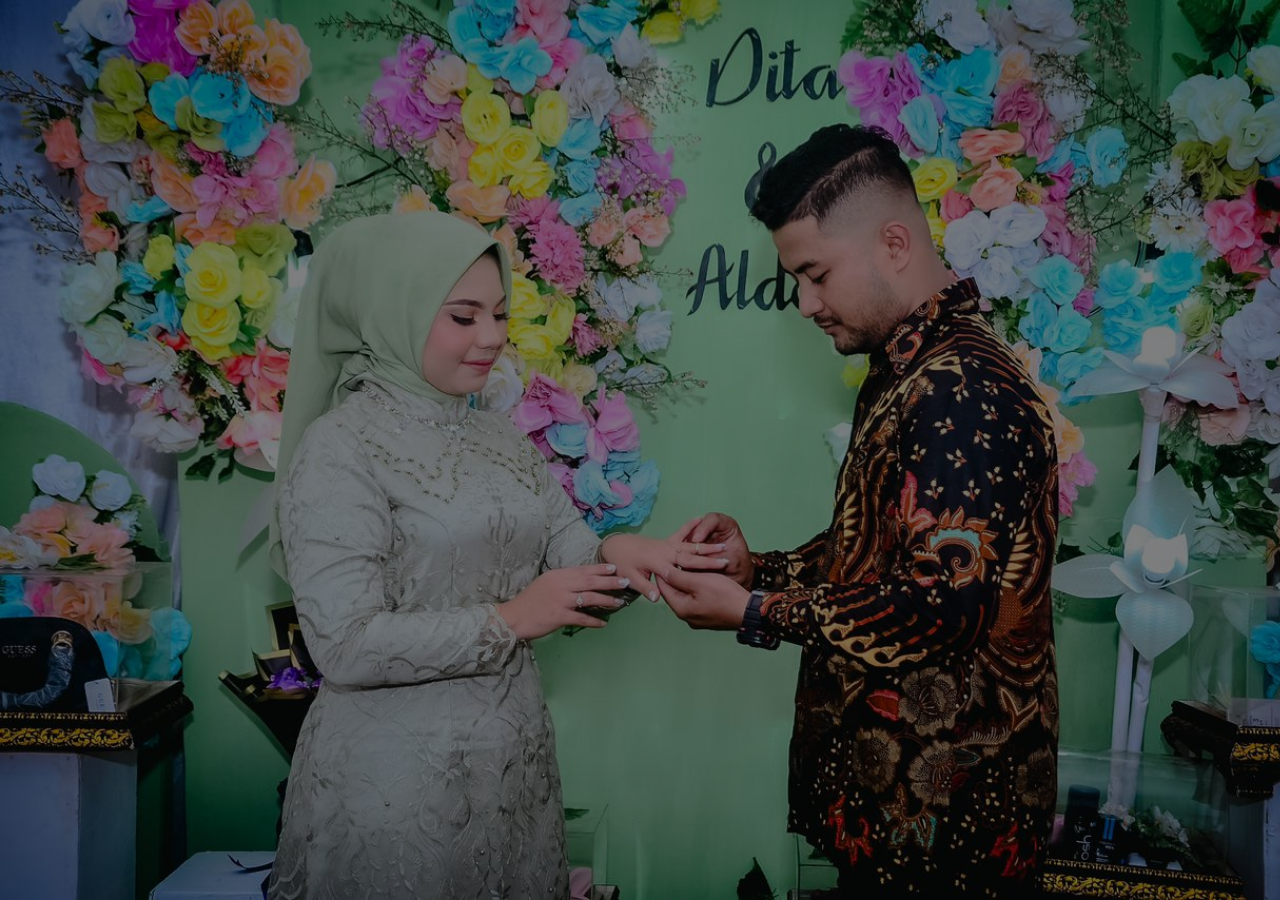
<file: index.html>
<!DOCTYPE html>
<!--[if lt IE 7]>      <html class="no-js lt-ie9 lt-ie8 lt-ie7"> <![endif]-->
<!--[if IE 7]>         <html class="no-js lt-ie9 lt-ie8"> <![endif]-->
<!--[if IE 8]>         <html class="no-js lt-ie9"> <![endif]-->
<!--[if gt IE 8]><!--> <html class="no-js"> <!--<![endif]-->
	<head>
	<meta charset="utf-8">
	<meta http-equiv="X-UA-Compatible" content="IE=edge">
	<title>Wedding &mdash; 100% Free Fully Responsive HTML5 Template by FREEHTML5.co</title>
	<meta name="viewport" content="width=device-width, initial-scale=1">
	<meta name="description" content="Free HTML5 Template by FREEHTML5.CO" />
	<meta name="keywords" content="free html5, free template, free bootstrap, html5, css3, mobile first, responsive" />
	<meta name="author" content="FREEHTML5.CO" />

  <!-- 
	//////////////////////////////////////////////////////

	FREE HTML5 TEMPLATE 
	DESIGNED & DEVELOPED by FREEHTML5.CO
		
	Website: 		http://freehtml5.co/
	Email: 			info@freehtml5.co
	Twitter: 		http://twitter.com/fh5co
	Facebook: 		https://www.facebook.com/fh5co

	//////////////////////////////////////////////////////
	 -->

  	<!-- Facebook and Twitter integration -->
	<meta property="og:title" content=""/>
	<meta property="og:image" content=""/>
	<meta property="og:url" content=""/>
	<meta property="og:site_name" content=""/>
	<meta property="og:description" content=""/>
	<meta name="twitter:title" content="" />
	<meta name="twitter:image" content="" />
	<meta name="twitter:url" content="" />
	<meta name="twitter:card" content="" />

	<link href='https://fonts.googleapis.com/css?family=Work+Sans:400,300,600,400italic,700' rel='stylesheet' type='text/css'>
	<link href="https://fonts.googleapis.com/css?family=Sacramento" rel="stylesheet">
	
	<!-- Animate.css -->
	<link rel="stylesheet" href="css/animate.css">
	<!-- Icomoon Icon Fonts-->
	<link rel="stylesheet" href="css/icomoon.css">
	<!-- Bootstrap  -->
	<link rel="stylesheet" href="css/bootstrap.css">

	<!-- Magnific Popup -->
	<link rel="stylesheet" href="css/magnific-popup.css">

	<!-- Owl Carousel  -->
	<link rel="stylesheet" href="css/owl.carousel.min.css">
	<link rel="stylesheet" href="css/owl.theme.default.min.css">

	<!-- Theme style  -->
	<link rel="stylesheet" href="css/style.css">

	<!-- Modernizr JS -->
	<script src="js/modernizr-2.6.2.min.js"></script>
	<!-- FOR IE9 below -->
	<!--[if lt IE 9]>
	<script src="js/respond.min.js"></script>
	<![endif]-->

	</head>
	<body>
		
	<div class="fh5co-loader"></div>
	
	<div id="page">
	<!-- <nav class="fh5co-nav" role="navigation">
		<div class="container">
			<div class="row">
				<div class="col-xs-2">
					<div id="fh5co-logo"><a href="index.html">Wedding<strong>.</strong></a></div>
				</div>
				<div class="col-xs-10 text-right menu-1">
					<ul>
						<li class="active"><a href="index.html">Home</a></li>
						<li><a href="about.html">Story</a></li>
						<li class="has-dropdown">
							<a href="services.html">Services</a>
							<ul class="dropdown">
								<li><a href="#">Web Design</a></li>
								<li><a href="#">eCommerce</a></li>
								<li><a href="#">Branding</a></li>
								<li><a href="#">API</a></li>
							</ul>
						</li>
						<li class="has-dropdown">
							<a href="gallery.html">Gallery</a>
							<ul class="dropdown">
								<li><a href="#">HTML5</a></li>
								<li><a href="#">CSS3</a></li>
								<li><a href="#">Sass</a></li>
								<li><a href="#">jQuery</a></li>
							</ul>
						</li>
						<li><a href="contact.html">Contact</a></li>
					</ul>
				</div>
			</div>
			
		</div>
	</nav> -->

	<header id="fh5co-header" class="fh5co-cover"  style="background-image:url(images/dita1.jpeg); ; 
  ;
	" data-stellar-background-ratio="0.5">
		<div class="overlay"></div>
		<div class="container">
			<div class="row">
				<div class="col-md-8 col-md-offset-2 text-center">
					<div class="display-t">
						<div class="display-tc animate-box" data-animate-effect="fadeIn">
							<h1>Nelson &amp; Eva</h1>
							<h2>We Are Getting Married</h2>
							<div class="simply-countdown simply-countdown-one"></div>
							<p><a href="index2.html" class="btn btn-default btn-sm">buka undangan</a></p>
						</div>
					</div>
				</div>
			</div>
		</div>
	</header>

	<!-- <div id="fh5co-couple">
		<div class="container">
			<div class="row">
				<div class="col-md-8 col-md-offset-2 text-center fh5co-heading animate-box">
					<h2>Hello!</h2>
					<h3>November 28th, 2016 New York, USA</h3>
					<p>We invited you to celebrate our wedding</p>
				</div>
			</div>
			<div class="couple-wrap animate-box">
				<div class="couple-half">
					<div class="groom">
						<img src="images/groom.jpg" alt="groom" class="img-responsive">
					</div>
					<div class="desc-groom">
						<h3>Joefrey Mahusay</h3>
						<p>Far far away, behind the word mountains, far from the countries Vokalia and Consonantia, there live the blind texts. Separated they live in Bookmarksgrove</p>
					</div>
				</div>
				<p class="heart text-center"><i class="icon-heart2"></i></p>
				<div class="couple-half">
					<div class="bride">
						<img src="images/bride.jpg" alt="groom" class="img-responsive">
					</div>
					<div class="desc-bride">
						<h3>Sheila Mahusay</h3>
						<p>Far far away, behind the word mountains, far from the countries Vokalia and Consonantia, there live the blind texts. Separated they live in Bookmarksgrove</p>
					</div>
				</div>
			</div>
		</div>
	</div> -->

	<!-- <div id="fh5co-event" class="fh5co-bg" style="background-image:url(images/img_bg_3.jpg);">
		<div class="overlay"></div>
		<div class="container">
			<div class="row">
				<div class="col-md-8 col-md-offset-2 text-center fh5co-heading animate-box">
					<span>Our Special Events</span>
					<h2>Wedding Events</h2>
				</div>
			</div>
			<div class="row">
				<div class="display-t">
					<div class="display-tc">
						<div class="col-md-10 col-md-offset-1">
							<div class="col-md-6 col-sm-6 text-center">
								<div class="event-wrap animate-box">
									<h3>Main Ceremony</h3>
									<div class="event-col">
										<i class="icon-clock"></i>
										<span>4:00 PM</span>
										<span>6:00 PM</span>
									</div>
									<div class="event-col">
										<i class="icon-calendar"></i>
										<span>Monday 28</span>
										<span>November, 2016</span>
									</div>
									<p>Far far away, behind the word mountains, far from the countries Vokalia and Consonantia, there live the blind texts. Separated they live in Bookmarksgrove right at the coast of the Semantics, a large language ocean.</p>
								</div>
							</div>
							<div class="col-md-6 col-sm-6 text-center">
								<div class="event-wrap animate-box">
									<h3>Wedding Party</h3>
									<div class="event-col">
										<i class="icon-clock"></i>
										<span>7:00 PM</span>
										<span>12:00 AM</span>
									</div>
									<div class="event-col">
										<i class="icon-calendar"></i>
										<span>Monday 28</span>
										<span>November, 2016</span>
									</div>
									<p>Far far away, behind the word mountains, far from the countries Vokalia and Consonantia, there live the blind texts. Separated they live in Bookmarksgrove right at the coast of the Semantics, a large language ocean.</p>
								</div>
							</div>
						</div>
					</div>
				</div>
			</div>
		</div>
	</div> -->

	<!-- <div id="fh5co-couple-story">
		<div class="container">
			<div class="row">
				<div class="col-md-8 col-md-offset-2 text-center fh5co-heading animate-box">
					<span>We Love Each Other</span>
					<h2>Our Story</h2>
					<p>Far far away, behind the word mountains, far from the countries Vokalia and Consonantia, there live the blind texts.</p>
				</div>
			</div>
			<div class="row">
				<div class="col-md-12 col-md-offset-0">
					<ul class="timeline animate-box">
						<li class="animate-box">
							<div class="timeline-badge" style="background-image:url(images/couple-1.jpg);"></div>
							<div class="timeline-panel">
								<div class="timeline-heading">
									<h3 class="timeline-title">First We Meet</h3>
									<span class="date">December 25, 2015</span>
								</div>
								<div class="timeline-body">
									<p>Far far away, behind the word mountains, far from the countries Vokalia and Consonantia, there live the blind texts. Separated they live in Bookmarksgrove right at the coast of the Semantics, a large language ocean.</p>
								</div>
							</div>
						</li>
						<li class="timeline-inverted animate-box">
							<div class="timeline-badge" style="background-image:url(images/couple-2.jpg);"></div>
							<div class="timeline-panel">
								<div class="timeline-heading">
									<h3 class="timeline-title">First Date</h3>
									<span class="date">December 28, 2015</span>
								</div>
								<div class="timeline-body">
									<p>Far far away, behind the word mountains, far from the countries Vokalia and Consonantia, there live the blind texts. Separated they live in Bookmarksgrove right at the coast of the Semantics, a large language ocean.</p>
								</div>
							</div>
						</li>
						<li class="animate-box">
							<div class="timeline-badge" style="background-image:url(images/couple-3.jpg);"></div>
							<div class="timeline-panel">
								<div class="timeline-heading">
									<h3 class="timeline-title">In A Relationship</h3>
									<span class="date">January 1, 2016</span>
								</div>
								<div class="timeline-body">
									<p>Far far away, behind the word mountains, far from the countries Vokalia and Consonantia, there live the blind texts. Separated they live in Bookmarksgrove right at the coast of the Semantics, a large language ocean.</p>
								</div>
							</div>
						</li>
			    	</ul>
				</div>
			</div>
		</div>
	</div> -->

	<!-- <div id="fh5co-gallery" class="fh5co-section-gray">
		<div class="container">
			<div class="row">
				<div class="col-md-8 col-md-offset-2 text-center fh5co-heading animate-box">
					<span>Our Memories</span>
					<h2>Wedding Gallery</h2>
					<p>Far far away, behind the word mountains, far from the countries Vokalia and Consonantia, there live the blind texts.</p>
				</div>
			</div>
			<div class="row row-bottom-padded-md">
				<div class="col-md-12">
					<ul id="fh5co-gallery-list">
						
						<li class="one-third animate-box" data-animate-effect="fadeIn" style="background-image: url(images/gallery-1.jpg); "> 
						<a href="images/gallery-1.jpg">
							<div class="case-studies-summary">
								<span>14 Photos</span>
								<h2>Two Glas of Juice</h2>
							</div>
						</a>
					</li>
					<li class="one-third animate-box" data-animate-effect="fadeIn" style="background-image: url(images/gallery-2.jpg); ">
						<a href="#" class="color-2">
							<div class="case-studies-summary">
								<span>30 Photos</span>
								<h2>Timer starts now!</h2>
							</div>
						</a>
					</li> -->


					<!-- <li class="one-third animate-box" data-animate-effect="fadeIn" style="background-image: url(images/gallery-3.jpg); ">
						<a href="#" class="color-3">
							<div class="case-studies-summary">
								<span>90 Photos</span>
								<h2>Beautiful sunset</h2>
							</div>
						</a>
					</li>
					<li class="one-third animate-box" data-animate-effect="fadeIn" style="background-image: url(images/gallery-4.jpg); ">
						<a href="#" class="color-4">
							<div class="case-studies-summary">
								<span>12 Photos</span>
								<h2>Company's Conference Room</h2>
							</div>
						</a>
					</li> -->

						<!-- <li class="one-third animate-box" data-animate-effect="fadeIn" style="background-image: url(images/gallery-5.jpg); ">
							<a href="#" class="color-3">
								<div class="case-studies-summary">
									<span>50 Photos</span>
									<h2>Useful baskets</h2>
								</div>
							</a>
						</li>
						<li class="one-third animate-box" data-animate-effect="fadeIn" style="background-image: url(images/gallery-6.jpg); ">
							<a href="#" class="color-4">
								<div class="case-studies-summary">
									<span>45 Photos</span>
									<h2>Skater man in the road</h2>
								</div>
							</a>
						</li> -->

						<!-- <li class="one-third animate-box" data-animate-effect="fadeIn" style="background-image: url(images/gallery-7.jpg); ">
							<a href="#" class="color-4">
								<div class="case-studies-summary">
									<span>35 Photos</span>
									<h2>Two Glas of Juice</h2>
								</div>
							</a>
						</li> -->

						<!-- <li class="one-third animate-box" data-animate-effect="fadeIn" style="background-image: url(images/gallery-8.jpg); "> 
							<a href="#" class="color-5">
								<div class="case-studies-summary">
									<span>90 Photos</span>
									<h2>Timer starts now!</h2>
								</div>
							</a>
						</li>
						<li class="one-third animate-box" data-animate-effect="fadeIn" style="background-image: url(images/gallery-9.jpg); ">
							<a href="#" class="color-6">
								<div class="case-studies-summary">
									<span>56 Photos</span>
									<h2>Beautiful sunset</h2>
								</div>
							</a>
						</li>
					</ul>		
				</div>
			</div>
		</div>
	</div> -->

	<!-- <div id="fh5co-counter" class="fh5co-bg fh5co-counter" style="background-image:url(images/img_bg_5.jpg);">
		<div class="overlay"></div>
		<div class="container">
			<div class="row">
				<div class="display-t">
					<div class="display-tc">
						<div class="col-md-3 col-sm-6 animate-box">
							<div class="feature-center">
								<span class="icon">
									<i class="icon-users"></i>
								</span>

								<span class="counter js-counter" data-from="0" data-to="500" data-speed="5000" data-refresh-interval="50">1</span>
								<span class="counter-label">Estimated Guest</span>

							</div>
						</div>
						<div class="col-md-3 col-sm-6 animate-box">
							<div class="feature-center">
								<span class="icon">
									<i class="icon-user"></i>
								</span>

								<span class="counter js-counter" data-from="0" data-to="1000" data-speed="5000" data-refresh-interval="50">1</span>
								<span class="counter-label">We Catter</span>
							</div>
						</div>
						<div class="col-md-3 col-sm-6 animate-box">
							<div class="feature-center">
								<span class="icon">
									<i class="icon-calendar"></i>
								</span>
								<span class="counter js-counter" data-from="0" data-to="402" data-speed="5000" data-refresh-interval="50">1</span>
								<span class="counter-label">Events Done</span>
							</div>
						</div>
						<div class="col-md-3 col-sm-6 animate-box">
							<div class="feature-center">
								<span class="icon">
									<i class="icon-clock"></i>
								</span>

								<span class="counter js-counter" data-from="0" data-to="2345" data-speed="5000" data-refresh-interval="50">1</span>
								<span class="counter-label">Hours Spent</span>

							</div>
						</div>
					</div>
				</div>
			</div>
		</div>
	</div> -->

	<!-- <div id="fh5co-testimonial">
		<div class="container">
			<div class="row">
				<div class="row animate-box">
					<div class="col-md-8 col-md-offset-2 text-center fh5co-heading">
						<span>Best Wishes</span>
						<h2>Friends Wishes</h2>
					</div>
				</div>
				<div class="row">
					<div class="col-md-12 animate-box">
						<div class="wrap-testimony">
							<div class="owl-carousel-fullwidth">
								<div class="item">
									<div class="testimony-slide active text-center">
										<figure>
											<img src="images/couple-1.jpg" alt="user">
										</figure>
										<span>John Doe, via <a href="#" class="twitter">Twitter</a></span>
										<blockquote>
											<p>"Far far away, behind the word mountains, far from the countries Vokalia and Consonantia, there live the blind texts. Separated they live in Bookmarksgrove right at the coast of the Semantics"</p>
										</blockquote>
									</div>
								</div>
								<div class="item">
									<div class="testimony-slide active text-center">
										<figure>
											<img src="images/couple-2.jpg" alt="user">
										</figure>
										<span>John Doe, via <a href="#" class="twitter">Twitter</a></span>
										<blockquote>
											<p>"Far far away, behind the word mountains, far from the countries Vokalia and Consonantia, at the coast of the Semantics, a large language ocean."</p>
										</blockquote>
									</div>
								</div>
								<div class="item">
									<div class="testimony-slide active text-center">
										<figure>
											<img src="images/couple-3.jpg" alt="user">
										</figure>
										<span>John Doe, via <a href="#" class="twitter">Twitter</a></span>
										<blockquote>
											<p>"Far far away, far from the countries Vokalia and Consonantia, there live the blind texts. Separated they live in Bookmarksgrove right at the coast of the Semantics, a large language ocean."</p>
										</blockquote>
									</div>
								</div>
							</div>
						</div>
					</div>
				</div>
			</div>
		</div>
	</div> -->

	<!-- <div id="fh5co-services" class="fh5co-section-gray">
		<div class="container">
			
			<div class="row animate-box">
				<div class="col-md-8 col-md-offset-2 text-center fh5co-heading">
					<h2>We Offer Services</h2>
					<p>Dignissimos asperiores vitae velit veniam totam fuga molestias accusamus alias autem provident. Odit ab aliquam dolor eius.</p>
				</div>
			</div>

			<div class="row">
				<div class="col-md-6">
					<div class="feature-left animate-box" data-animate-effect="fadeInLeft">
						<span class="icon">
							<i class="icon-calendar"></i>
						</span>
						<div class="feature-copy">
							<h3>We Organized Events</h3>
							<p>Facilis ipsum reprehenderit nemo molestias. Aut cum mollitia reprehenderit. Eos cumque dicta adipisci architecto culpa amet.</p>
						</div>
					</div>

					<div class="feature-left animate-box" data-animate-effect="fadeInLeft">
						<span class="icon">
							<i class="icon-image"></i>
						</span>
						<div class="feature-copy">
							<h3>Photoshoot</h3>
							<p>Facilis ipsum reprehenderit nemo molestias. Aut cum mollitia reprehenderit. Eos cumque dicta adipisci architecto culpa amet.</p>
						</div>
					</div>

					<div class="feature-left animate-box" data-animate-effect="fadeInLeft">
						<span class="icon">
							<i class="icon-video"></i>
						</span>
						<div class="feature-copy">
							<h3>Video Editing</h3>
							<p>Facilis ipsum reprehenderit nemo molestias. Aut cum mollitia reprehenderit. Eos cumque dicta adipisci architecto culpa amet.</p>
						</div>
					</div>

				</div>

				<div class="col-md-6 animate-box">
					<div class="fh5co-video fh5co-bg" style="background-image: url(images/img_bg_3.jpg); ">
						<a href="https://vimeo.com/channels/staffpicks/93951774" class="popup-vimeo"><i class="icon-video2"></i></a>
						<div class="overlay"></div>
					</div>
				</div>
			</div>

			
		</div>
	</div> -->


	<!-- <div id="fh5co-started" class="fh5co-bg" style="background-image:url(images/img_bg_4.jpg);">
		<div class="overlay"></div>
		<div class="container">
			<div class="row animate-box">
				<div class="col-md-8 col-md-offset-2 text-center fh5co-heading">
					<h2>Are You Attending?</h2>
					<p>Please Fill-up the form to notify you that you're attending. Thanks.</p>
				</div>
			</div>
			<div class="row animate-box">
				<div class="col-md-10 col-md-offset-1">
					<form class="form-inline">
						<div class="col-md-4 col-sm-4">
							<div class="form-group">
								<label for="name" class="sr-only">Name</label>
								<input type="name" class="form-control" id="name" placeholder="Name">
							</div>
						</div>
						<div class="col-md-4 col-sm-4">
							<div class="form-group">
								<label for="email" class="sr-only">Email</label>
								<input type="email" class="form-control" id="email" placeholder="Email">
							</div>
						</div>
						<div class="col-md-4 col-sm-4">
							<button type="submit" class="btn btn-default btn-block">I am Attending</button>
						</div>
					</form>
				</div>
			</div>
		</div>
	</div> -->

	<!-- <footer id="fh5co-footer" role="contentinfo">
		<div class="container">

			<div class="row copyright">
				<div class="col-md-12 text-center">
					<p>
						<small class="block">&copy; 2016 Free HTML5. All Rights Reserved.</small> 
						<small class="block">Designed by <a href="http://freehtml5.co/" target="_blank">FREEHTML5.co</a> Demo Images: <a href="http://unsplash.co/" target="_blank">Unsplash</a></small>
					</p>
					<p>
						<ul class="fh5co-social-icons">
							<li><a href="#"><i class="icon-twitter"></i></a></li>
							<li><a href="#"><i class="icon-facebook"></i></a></li>
							<li><a href="#"><i class="icon-linkedin"></i></a></li>
							<li><a href="#"><i class="icon-dribbble"></i></a></li>
						</ul>
					</p>
				</div>
			</div>

		</div>
	</footer>
	</div> -->

	<!-- <div class="gototop js-top">
		<a href="#" class="js-gotop"><i class="icon-arrow-up"></i></a>
	</div>
	 -->
	<!-- jQuery -->
	<script src="js/jquery.min.js"></script>
	<!-- jQuery Easing -->
	<script src="js/jquery.easing.1.3.js"></script>
	<!-- Bootstrap -->
	<script src="js/bootstrap.min.js"></script>
	<!-- Waypoints -->
	<script src="js/jquery.waypoints.min.js"></script>
	<!-- Carousel -->
	<script src="js/owl.carousel.min.js"></script>
	<!-- countTo -->
	<script src="js/jquery.countTo.js"></script>

	<!-- Stellar -->
	<script src="js/jquery.stellar.min.js"></script>
	<!-- Magnific Popup -->
	<script src="js/jquery.magnific-popup.min.js"></script>
	<script src="js/magnific-popup-options.js"></script>

	<!-- // <script src="https://cdnjs.cloudflare.com/ajax/libs/prism/0.0.1/prism.min.js"></script> -->
	<script src="js/simplyCountdown.js"></script>
	<!-- Main -->
	<script src="js/main.js"></script>

	<script>
    var d = new Date(new Date().getTime() + 110 * 120 * 120 * 2000);

    // default example
    simplyCountdown('.simply-countdown-one', {
        year: d.getFullYear(),
        month: d.getMonth() + 1,
        day: d.getDate()
    });

    //jQuery example
    $('#simply-countdown-losange').simplyCountdown({
        year: d.getFullYear(),
        month: d.getMonth() + 1,
        day: d.getDate(),
        enableUtc: false
    });
</script>

	</body>
</html>
</file>
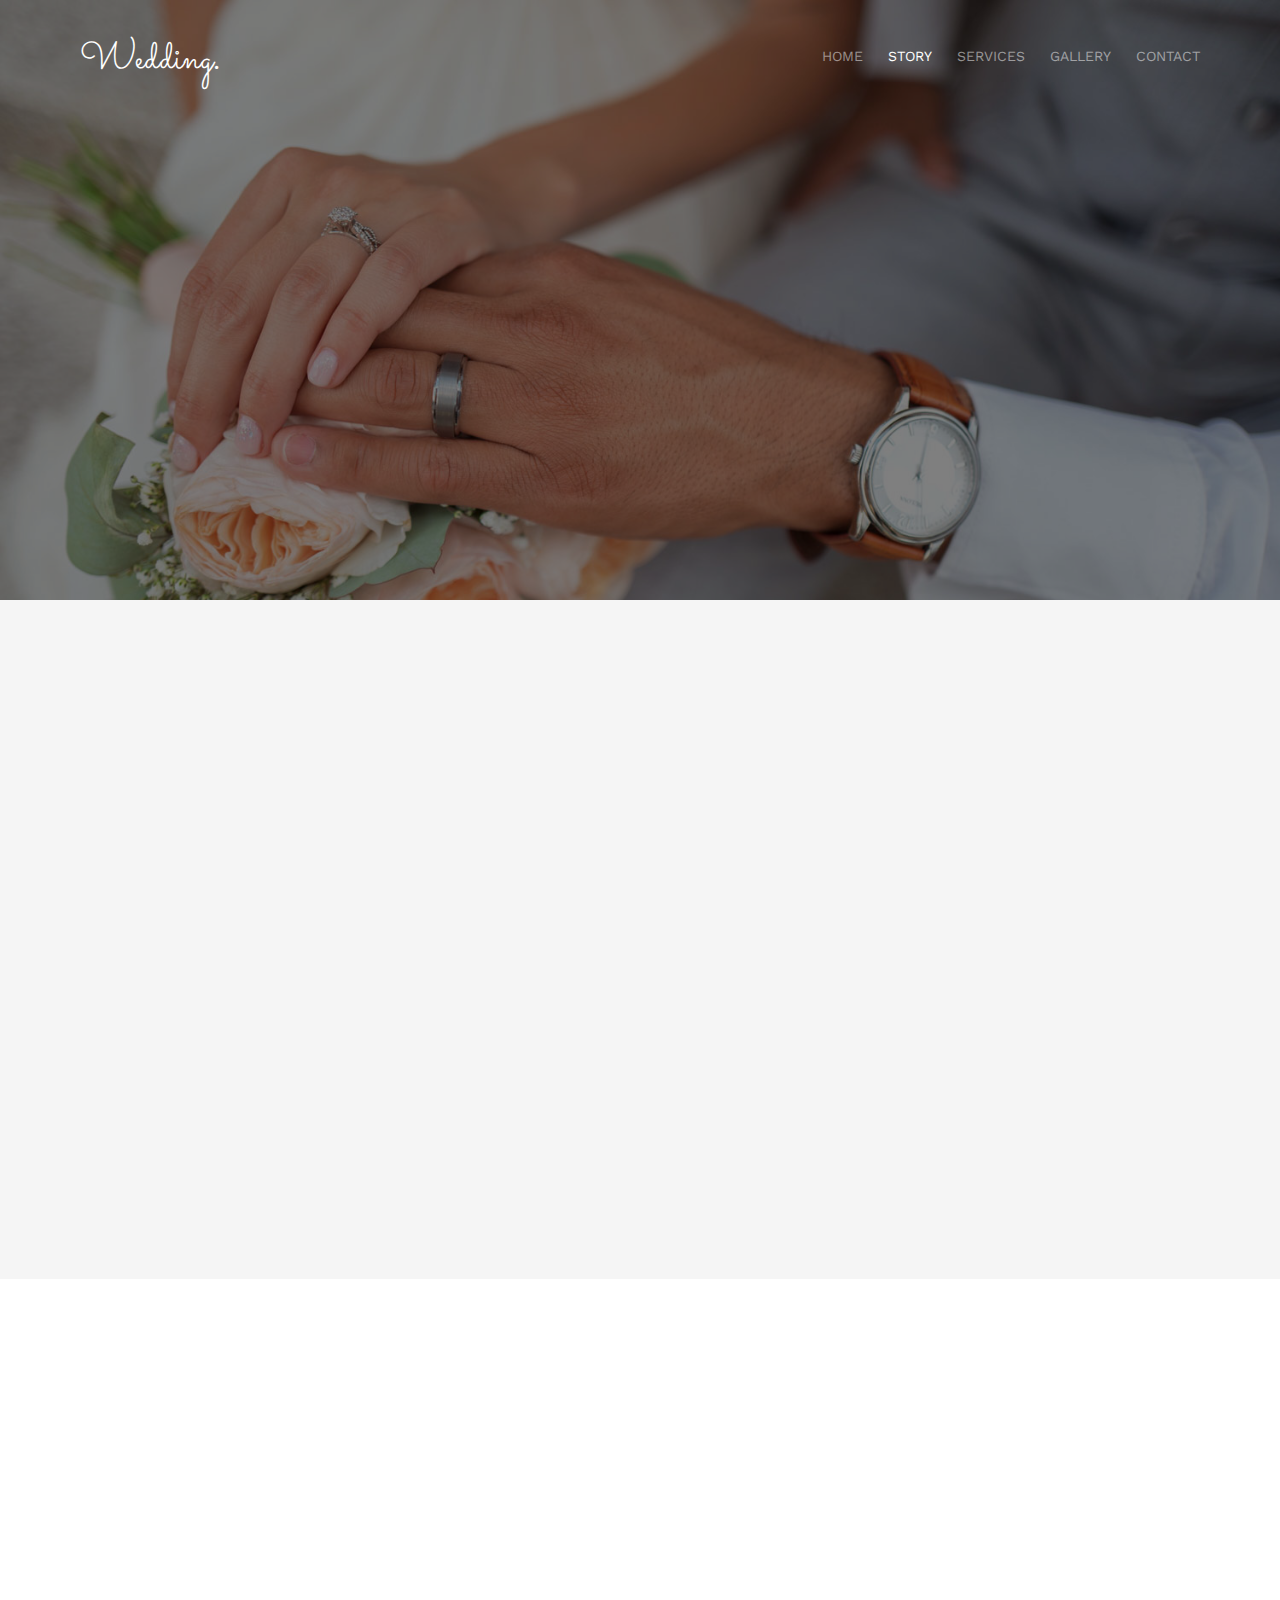
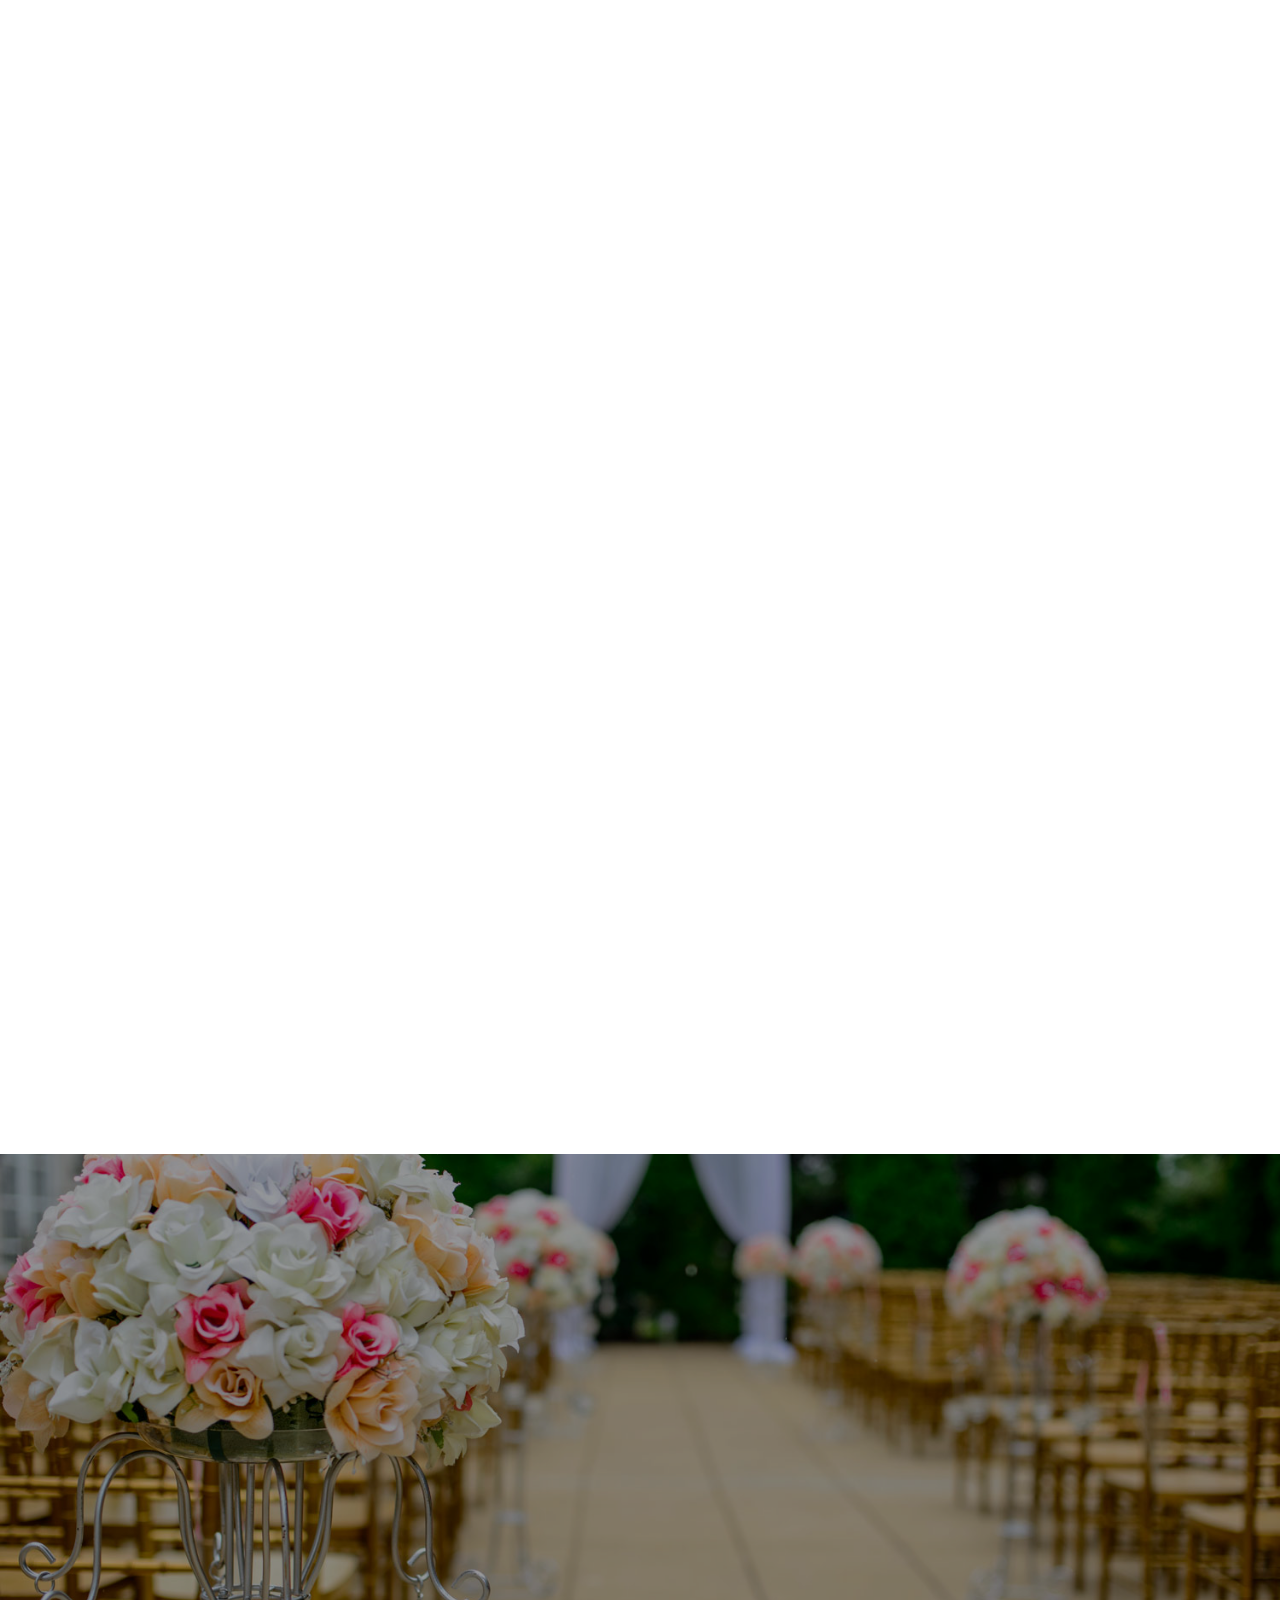
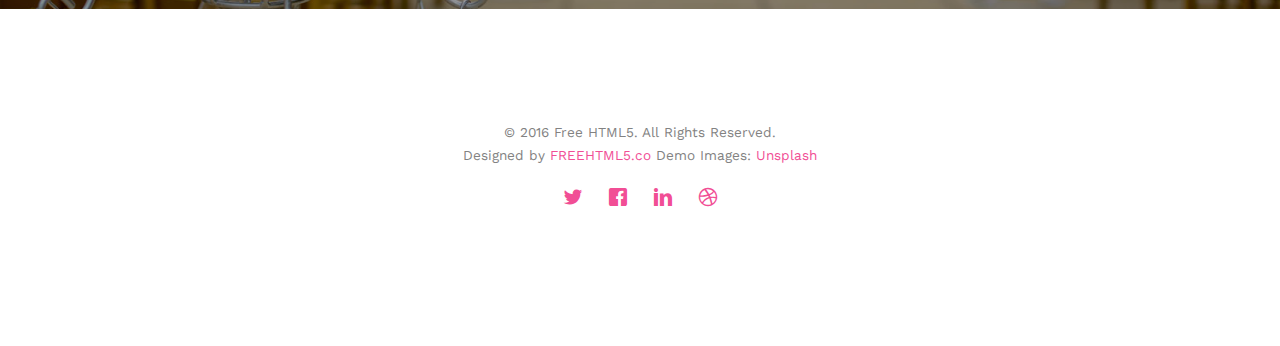
<file: about.html>
<!DOCTYPE html>
<!--[if lt IE 7]>      <html class="no-js lt-ie9 lt-ie8 lt-ie7"> <![endif]-->
<!--[if IE 7]>         <html class="no-js lt-ie9 lt-ie8"> <![endif]-->
<!--[if IE 8]>         <html class="no-js lt-ie9"> <![endif]-->
<!--[if gt IE 8]><!--> <html class="no-js"> <!--<![endif]-->
	<head>
	<meta charset="utf-8">
	<meta http-equiv="X-UA-Compatible" content="IE=edge">
	<title>Wedding &mdash; 100% Free Fully Responsive HTML5 Template by FREEHTML5.co</title>
	<meta name="viewport" content="width=device-width, initial-scale=1">
	<meta name="description" content="Free HTML5 Template by FREEHTML5.CO" />
	<meta name="keywords" content="free html5, free template, free bootstrap, html5, css3, mobile first, responsive" />
	<meta name="author" content="FREEHTML5.CO" />

  <!-- 
	//////////////////////////////////////////////////////

	FREE HTML5 TEMPLATE 
	DESIGNED & DEVELOPED by FREEHTML5.CO
		
	Website: 		http://freehtml5.co/
	Email: 			info@freehtml5.co
	Twitter: 		http://twitter.com/fh5co
	Facebook: 		https://www.facebook.com/fh5co

	//////////////////////////////////////////////////////
	 -->

  	<!-- Facebook and Twitter integration -->
	<meta property="og:title" content=""/>
	<meta property="og:image" content=""/>
	<meta property="og:url" content=""/>
	<meta property="og:site_name" content=""/>
	<meta property="og:description" content=""/>
	<meta name="twitter:title" content="" />
	<meta name="twitter:image" content="" />
	<meta name="twitter:url" content="" />
	<meta name="twitter:card" content="" />

	<link href='https://fonts.googleapis.com/css?family=Work+Sans:400,300,600,400italic,700' rel='stylesheet' type='text/css'>
	<link href="https://fonts.googleapis.com/css?family=Sacramento" rel="stylesheet">
	
	<!-- Animate.css -->
	<link rel="stylesheet" href="css/animate.css">
	<!-- Icomoon Icon Fonts-->
	<link rel="stylesheet" href="css/icomoon.css">
	<!-- Bootstrap  -->
	<link rel="stylesheet" href="css/bootstrap.css">

	<!-- Magnific Popup -->
	<link rel="stylesheet" href="css/magnific-popup.css">

	<!-- Owl Carousel  -->
	<link rel="stylesheet" href="css/owl.carousel.min.css">
	<link rel="stylesheet" href="css/owl.theme.default.min.css">

	<!-- Theme style  -->
	<link rel="stylesheet" href="css/style.css">

	<!-- Modernizr JS -->
	<script src="js/modernizr-2.6.2.min.js"></script>
	<!-- FOR IE9 below -->
	<!--[if lt IE 9]>
	<script src="js/respond.min.js"></script>
	<![endif]-->

	</head>
	<body>
		
	<div class="fh5co-loader"></div>
	
	<div id="page">
	<nav class="fh5co-nav" role="navigation">
		<div class="container">
			<div class="row">
				<div class="col-xs-2">
					<div id="fh5co-logo"><a href="index.html">Wedding<strong>.</strong></a></div>
				</div>
				<div class="col-xs-10 text-right menu-1">
					<ul>
						<li><a href="index.html">Home</a></li>
						<li class="active"><a href="about.html">Story</a></li>
						<li class="has-dropdown">
							<a href="services.html">Services</a>
							<ul class="dropdown">
								<li><a href="#">Web Design</a></li>
								<li><a href="#">eCommerce</a></li>
								<li><a href="#">Branding</a></li>
								<li><a href="#">API</a></li>
							</ul>
						</li>
						<li class="has-dropdown">
							<a href="gallery.html">Gallery</a>
							<ul class="dropdown">
								<li><a href="#">HTML5</a></li>
								<li><a href="#">CSS3</a></li>
								<li><a href="#">Sass</a></li>
								<li><a href="#">jQuery</a></li>
							</ul>
						</li>
						<li><a href="contact.html">Contact</a></li>
					</ul>
				</div>
			</div>
			
		</div>
	</nav>

	<header id="fh5co-header" class="fh5co-cover fh5co-cover-sm" role="banner" style="background-image:url(images/img_bg_1.jpg);">
		<div class="overlay"></div>
		<div class="fh5co-container">
			<div class="row">
				<div class="col-md-8 col-md-offset-2 text-center">
					<div class="display-t">
						<div class="display-tc animate-box" data-animate-effect="fadeIn">
							<h1>Couple Story</h1>
							<h2>Free HTML5 templates Made by <a href="http://freehtml5.co" target="_blank">FreeHTML5.co</a></h2>
						</div>
					</div>
				</div>
			</div>
		</div>
	</header>

	<div id="fh5co-couple" class="fh5co-section-gray">
		<div class="container">
			<div class="row">
				<div class="col-md-8 col-md-offset-2 text-center fh5co-heading animate-box">
					<h2>Hello!</h2>
					<h3>November 28th, 2016 New York, USA</h3>
					<p>We invited you to celebrate our wedding</p>
				</div>
			</div>
			<div class="couple-wrap animate-box">
				<div class="couple-half">
					<div class="groom">
						<img src="images/groom.jpg" alt="groom" class="img-responsive">
					</div>
					<div class="desc-groom">
						<h3>Joefrey Mahusay</h3>
						<p>Far far away, behind the word mountains, far from the countries Vokalia and Consonantia, there live the blind texts. Separated they live in Bookmarksgrove</p>
					</div>
				</div>
				<p class="heart text-center"><i class="icon-heart2"></i></p>
				<div class="couple-half">
					<div class="bride">
						<img src="images/bride.jpg" alt="groom" class="img-responsive">
					</div>
					<div class="desc-bride">
						<h3>Sheila Mahusay</h3>
						<p>Far far away, behind the word mountains, far from the countries Vokalia and Consonantia, there live the blind texts. Separated they live in Bookmarksgrove</p>
					</div>
				</div>
			</div>
		</div>
	</div>

	<div id="fh5co-couple-story">
		<div class="container">
			<div class="row">
				<div class="col-md-8 col-md-offset-2 text-center fh5co-heading animate-box">
					<span>We Love Each Other</span>
					<h2>Our Story</h2>
					<p>Far far away, behind the word mountains, far from the countries Vokalia and Consonantia, there live the blind texts.</p>
				</div>
			</div>
			<div class="row">
				<div class="col-md-12 col-md-offset-0">
					<ul class="timeline animate-box">
						<li class="animate-box">
							<div class="timeline-badge" style="background-image:url(images/couple-1.jpg);"></div>
							<div class="timeline-panel">
								<div class="timeline-heading">
									<h3 class="timeline-title">First We Meet</h3>
									<span class="date">December 25, 2015</span>
								</div>
								<div class="timeline-body">
									<p>Far far away, behind the word mountains, far from the countries Vokalia and Consonantia, there live the blind texts. Separated they live in Bookmarksgrove right at the coast of the Semantics, a large language ocean.</p>
								</div>
							</div>
						</li>
						<li class="timeline-inverted animate-box">
							<div class="timeline-badge" style="background-image:url(images/couple-2.jpg);"></div>
							<div class="timeline-panel">
								<div class="timeline-heading">
									<h3 class="timeline-title">First Date</h3>
									<span class="date">December 28, 2015</span>
								</div>
								<div class="timeline-body">
									<p>Far far away, behind the word mountains, far from the countries Vokalia and Consonantia, there live the blind texts. Separated they live in Bookmarksgrove right at the coast of the Semantics, a large language ocean.</p>
								</div>
							</div>
						</li>
						<li class="animate-box">
							<div class="timeline-badge" style="background-image:url(images/couple-3.jpg);"></div>
							<div class="timeline-panel">
								<div class="timeline-heading">
									<h3 class="timeline-title">In A Relationship</h3>
									<span class="date">January 1, 2016</span>
								</div>
								<div class="timeline-body">
									<p>Far far away, behind the word mountains, far from the countries Vokalia and Consonantia, there live the blind texts. Separated they live in Bookmarksgrove right at the coast of the Semantics, a large language ocean.</p>
								</div>
							</div>
						</li>
			    	</ul>
				</div>
			</div>
		</div>
	</div>

	<div id="fh5co-started" class="fh5co-bg" style="background-image:url(images/img_bg_4.jpg);">
		<div class="overlay"></div>
		<div class="container">
			<div class="row animate-box">
				<div class="col-md-8 col-md-offset-2 text-center fh5co-heading">
					<h2>Are You Attending?</h2>
					<p>Please Fill-up the form to notify you that you're attending. Thanks.</p>
				</div>
			</div>
			<div class="row animate-box">
				<div class="col-md-10 col-md-offset-1">
					<form class="form-inline">
						<div class="col-md-4 col-sm-4">
							<div class="form-group">
								<label for="name" class="sr-only">Name</label>
								<input type="name" class="form-control" id="name" placeholder="Name">
							</div>
						</div>
						<div class="col-md-4 col-sm-4">
							<div class="form-group">
								<label for="email" class="sr-only">Email</label>
								<input type="email" class="form-control" id="email" placeholder="Email">
							</div>
						</div>
						<div class="col-md-4 col-sm-4">
							<button type="submit" class="btn btn-default btn-block">I am Attending</button>
						</div>
					</form>
				</div>
			</div>
		</div>
	</div>

	<footer id="fh5co-footer" role="contentinfo">
		<div class="container">
			<!-- <div class="row row-pb-md">
				<div class="col-md-4 fh5co-widget">
					<h3>The Company</h3>
					<p>Facilis ipsum reprehenderit nemo molestias. Aut cum mollitia reprehenderit. Eos cumque dicta adipisci architecto culpa amet.</p>
					<p><a href="#">Learn More</a></p>
				</div>
				<div class="col-md-2 col-sm-4 col-xs-6 col-md-push-1">
					<ul class="fh5co-footer-links">
						<li><a href="#">About</a></li>
						<li><a href="#">Help</a></li>
						<li><a href="#">Contact</a></li>
						<li><a href="#">Terms</a></li>
						<li><a href="#">Meetups</a></li>
					</ul>
				</div>

				<div class="col-md-2 col-sm-4 col-xs-6 col-md-push-1">
					<ul class="fh5co-footer-links">
						<li><a href="#">Shop</a></li>
						<li><a href="#">Privacy</a></li>
						<li><a href="#">Testimonials</a></li>
						<li><a href="#">Handbook</a></li>
						<li><a href="#">Held Desk</a></li>
					</ul>
				</div>

				<div class="col-md-2 col-sm-4 col-xs-6 col-md-push-1">
					<ul class="fh5co-footer-links">
						<li><a href="#">Find Designers</a></li>
						<li><a href="#">Find Deelopers</a></li>
						<li><a href="#">Teams</a></li>
						<li><a href="#">Advertise</a></li>
						<li><a href="#">API</a></li>
					</ul>
				</div>
			</div> -->

			<div class="row copyright">
				<div class="col-md-12 text-center">
					<p>
						<small class="block">&copy; 2016 Free HTML5. All Rights Reserved.</small> 
						<small class="block">Designed by <a href="http://freehtml5.co/" target="_blank">FREEHTML5.co</a> Demo Images: <a href="http://unsplash.co/" target="_blank">Unsplash</a></small>
					</p>
					<p>
						<ul class="fh5co-social-icons">
							<li><a href="#"><i class="icon-twitter"></i></a></li>
							<li><a href="#"><i class="icon-facebook"></i></a></li>
							<li><a href="#"><i class="icon-linkedin"></i></a></li>
							<li><a href="#"><i class="icon-dribbble"></i></a></li>
						</ul>
					</p>
				</div>
			</div>

		</div>
	</footer>
	</div>

	<div class="gototop js-top">
		<a href="#" class="js-gotop"><i class="icon-arrow-up"></i></a>
	</div>
	
	<!-- jQuery -->
	<script src="js/jquery.min.js"></script>
	<!-- jQuery Easing -->
	<script src="js/jquery.easing.1.3.js"></script>
	<!-- Bootstrap -->
	<script src="js/bootstrap.min.js"></script>
	<!-- Waypoints -->
	<script src="js/jquery.waypoints.min.js"></script>
	<!-- Carousel -->
	<script src="js/owl.carousel.min.js"></script>
	<!-- countTo -->
	<script src="js/jquery.countTo.js"></script>

	<!-- Stellar -->
	<script src="js/jquery.stellar.min.js"></script>
	<!-- Magnific Popup -->
	<script src="js/jquery.magnific-popup.min.js"></script>
	<script src="js/magnific-popup-options.js"></script>

	<!-- Main -->
	<script src="js/main.js"></script>

	</body>
</html>
</file>
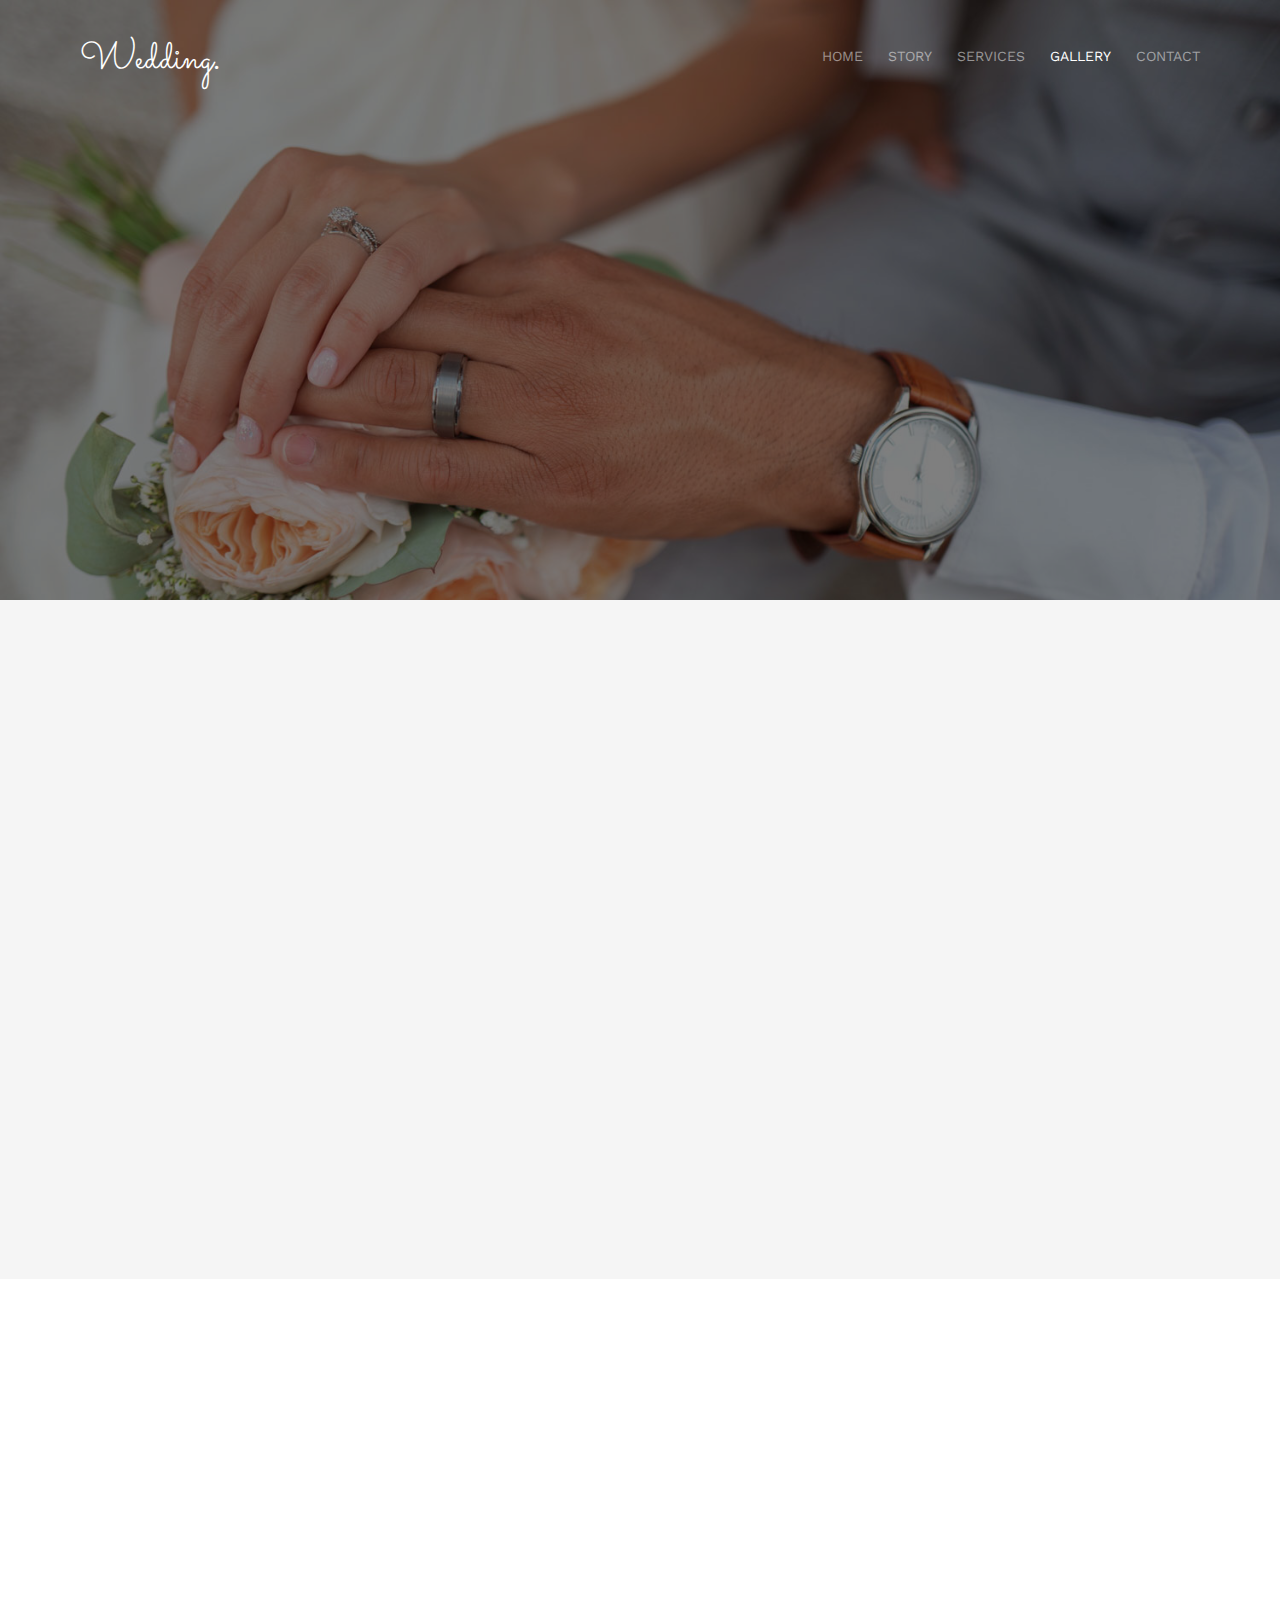
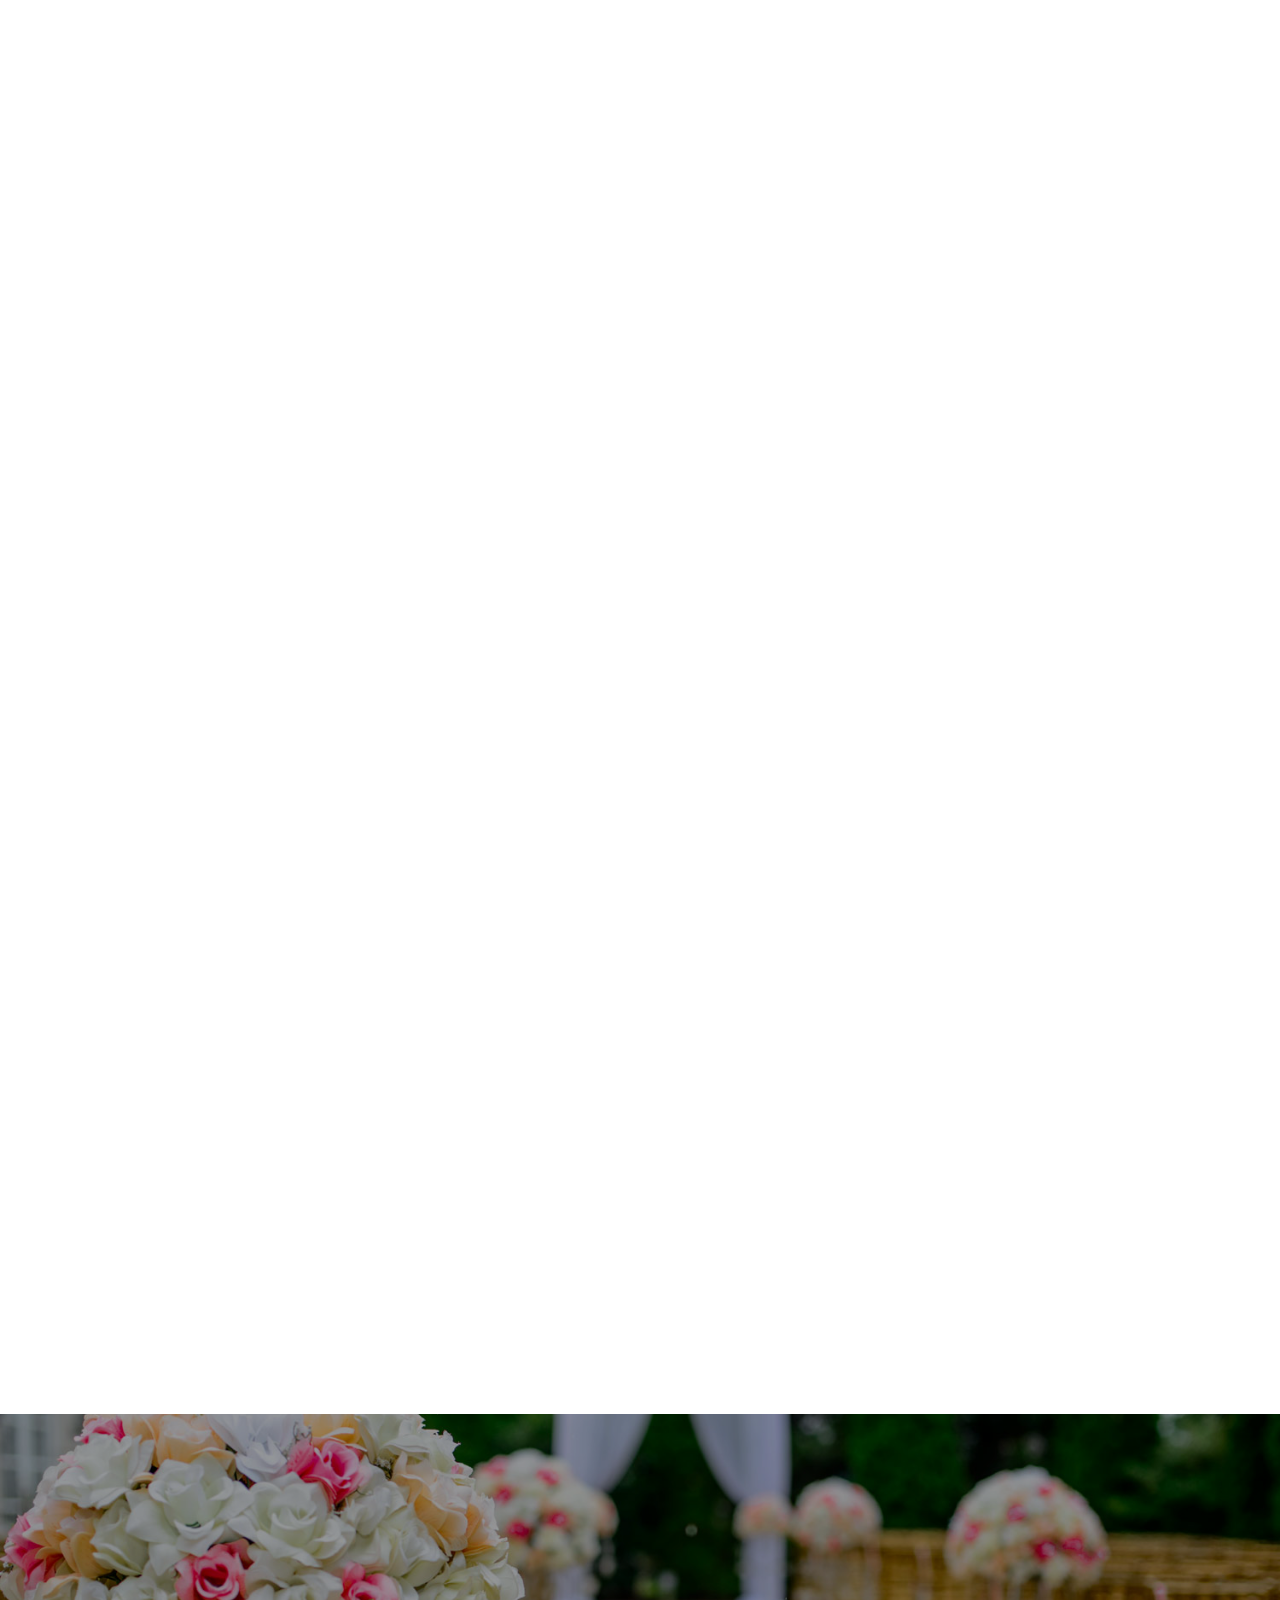
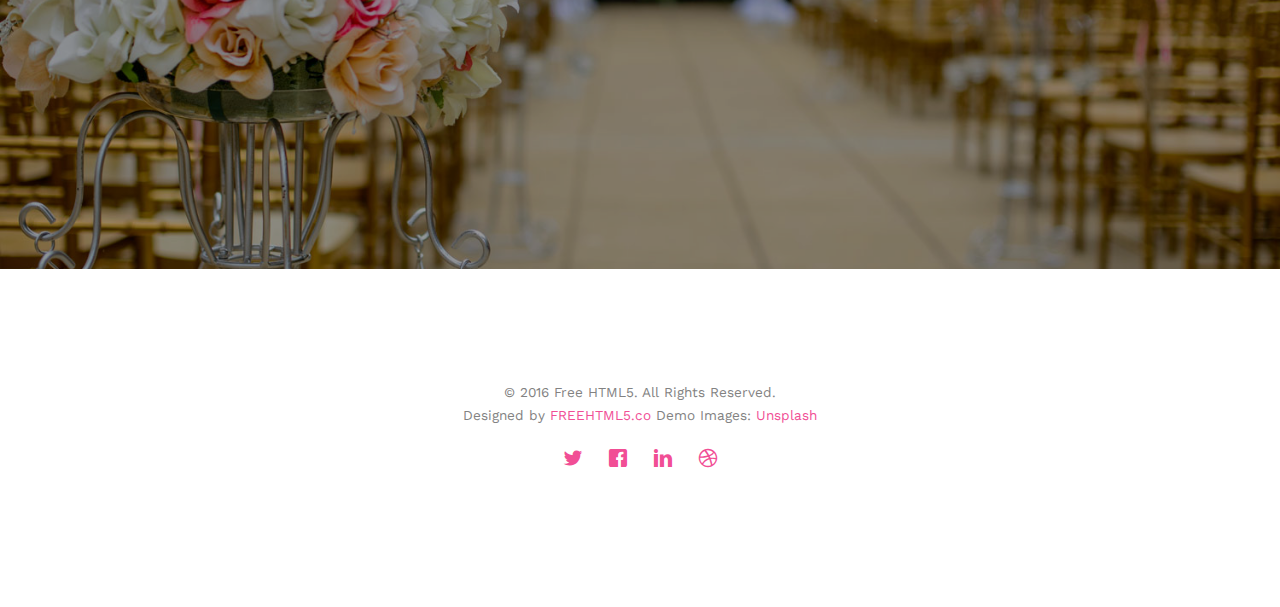
<file: gallery.html>
<!DOCTYPE html>
<!--[if lt IE 7]>      <html class="no-js lt-ie9 lt-ie8 lt-ie7"> <![endif]-->
<!--[if IE 7]>         <html class="no-js lt-ie9 lt-ie8"> <![endif]-->
<!--[if IE 8]>         <html class="no-js lt-ie9"> <![endif]-->
<!--[if gt IE 8]><!--> <html class="no-js"> <!--<![endif]-->
	<head>
	<meta charset="utf-8">
	<meta http-equiv="X-UA-Compatible" content="IE=edge">
	<title>Wedding &mdash; 100% Free Fully Responsive HTML5 Template by FREEHTML5.co</title>
	<meta name="viewport" content="width=device-width, initial-scale=1">
	<meta name="description" content="Free HTML5 Template by FREEHTML5.CO" />
	<meta name="keywords" content="free html5, free template, free bootstrap, html5, css3, mobile first, responsive" />
	<meta name="author" content="FREEHTML5.CO" />

  <!-- 
	//////////////////////////////////////////////////////

	FREE HTML5 TEMPLATE 
	DESIGNED & DEVELOPED by FREEHTML5.CO
		
	Website: 		http://freehtml5.co/
	Email: 			info@freehtml5.co
	Twitter: 		http://twitter.com/fh5co
	Facebook: 		https://www.facebook.com/fh5co

	//////////////////////////////////////////////////////
	 -->

  	<!-- Facebook and Twitter integration -->
	<meta property="og:title" content=""/>
	<meta property="og:image" content=""/>
	<meta property="og:url" content=""/>
	<meta property="og:site_name" content=""/>
	<meta property="og:description" content=""/>
	<meta name="twitter:title" content="" />
	<meta name="twitter:image" content="" />
	<meta name="twitter:url" content="" />
	<meta name="twitter:card" content="" />

	<link href='https://fonts.googleapis.com/css?family=Work+Sans:400,300,600,400italic,700' rel='stylesheet' type='text/css'>
	<link href="https://fonts.googleapis.com/css?family=Sacramento" rel="stylesheet">
	
	<!-- Animate.css -->
	<link rel="stylesheet" href="css/animate.css">
	<!-- Icomoon Icon Fonts-->
	<link rel="stylesheet" href="css/icomoon.css">
	<!-- Bootstrap  -->
	<link rel="stylesheet" href="css/bootstrap.css">

	<!-- Magnific Popup -->
	<link rel="stylesheet" href="css/magnific-popup.css">

	<!-- Owl Carousel  -->
	<link rel="stylesheet" href="css/owl.carousel.min.css">
	<link rel="stylesheet" href="css/owl.theme.default.min.css">

	<!-- Theme style  -->
	<link rel="stylesheet" href="css/style.css">

	<!-- Modernizr JS -->
	<script src="js/modernizr-2.6.2.min.js"></script>
	<!-- FOR IE9 below -->
	<!--[if lt IE 9]>
	<script src="js/respond.min.js"></script>
	<![endif]-->

	</head>
	<body>
		
	<div class="fh5co-loader"></div>
	
	<div id="page">
	<nav class="fh5co-nav" role="navigation">
		<div class="container">
			<div class="row">
				<div class="col-xs-2">
					<div id="fh5co-logo"><a href="index.html">Wedding<strong>.</strong></a></div>
				</div>
				<div class="col-xs-10 text-right menu-1">
					<ul>
						<li><a href="index.html">Home</a></li>
						<li><a href="about.html">Story</a></li>
						<li class="has-dropdown">
							<a href="services.html">Services</a>
							<ul class="dropdown">
								<li><a href="#">Web Design</a></li>
								<li><a href="#">eCommerce</a></li>
								<li><a href="#">Branding</a></li>
								<li><a href="#">API</a></li>
							</ul>
						</li>
						<li class="has-dropdown active">
							<a href="gallery.html">Gallery</a>
							<ul class="dropdown">
								<li><a href="#">HTML5</a></li>
								<li><a href="#">CSS3</a></li>
								<li><a href="#">Sass</a></li>
								<li><a href="#">jQuery</a></li>
							</ul>
						</li>
						<li><a href="contact.html">Contact</a></li>
					</ul>
				</div>
			</div>
			
		</div>
	</nav>

	<header id="fh5co-header" class="fh5co-cover fh5co-cover-sm" role="banner" style="background-image:url(images/img_bg_1.jpg);">
		<div class="overlay"></div>
		<div class="fh5co-container">
			<div class="row">
				<div class="col-md-8 col-md-offset-2 text-center">
					<div class="display-t">
						<div class="display-tc animate-box" data-animate-effect="fadeIn">
							<h1>Gallery</h1>
							<h2>Free html5 templates Made by <a href="http://freehtml5.co" target="_blank">FreeHTML5.co</a></h2>
						</div>
					</div>
				</div>
			</div>
		</div>
	</header>

	<div id="fh5co-couple" class="fh5co-section-gray">
		<div class="container">
			<div class="row">
				<div class="col-md-8 col-md-offset-2 text-center fh5co-heading animate-box">
					<h2>Hello!</h2>
					<h3>November 28th, 2016 New York, USA</h3>
					<p>We invited you to celebrate our wedding</p>
				</div>
			</div>
			<div class="couple-wrap animate-box">
				<div class="couple-half">
					<div class="groom">
						<img src="images/groom.jpg" alt="groom" class="img-responsive">
					</div>
					<div class="desc-groom">
						<h3>Joefrey Mahusay</h3>
						<p>Far far away, behind the word mountains, far from the countries Vokalia and Consonantia, there live the blind texts. Separated they live in Bookmarksgrove</p>
					</div>
				</div>
				<p class="heart text-center"><i class="icon-heart2"></i></p>
				<div class="couple-half">
					<div class="bride">
						<img src="images/bride.jpg" alt="groom" class="img-responsive">
					</div>
					<div class="desc-bride">
						<h3>Sheila Mahusay</h3>
						<p>Far far away, behind the word mountains, far from the countries Vokalia and Consonantia, there live the blind texts. Separated they live in Bookmarksgrove</p>
					</div>
				</div>
			</div>
		</div>
	</div>

	<div id="fh5co-gallery">
		<div class="container">
			<div class="row">
				<div class="col-md-8 col-md-offset-2 text-center fh5co-heading animate-box">
					<span>Our Memories</span>
					<h2>Wedding Gallery</h2>
					<p>Far far away, behind the word mountains, far from the countries Vokalia and Consonantia, there live the blind texts.</p>
				</div>
			</div>
			<div class="row row-bottom-padded-md">
				<div class="col-md-12">
					<ul id="fh5co-gallery-list">
						
						<li class="one-third animate-box" data-animate-effect="fadeIn" style="background-image: url(images/gallery-1.jpg); "> 
						<a href="images/gallery-1.jpg">
							<div class="case-studies-summary">
								<span>14 Photos</span>
								<h2>Two Glas of Juice</h2>
							</div>
						</a>
					</li>
					<li class="one-third animate-box" data-animate-effect="fadeIn" style="background-image: url(images/gallery-2.jpg); ">
						<a href="#" class="color-2">
							<div class="case-studies-summary">
								<span>30 Photos</span>
								<h2>Timer starts now!</h2>
							</div>
						</a>
					</li>


					<li class="one-third animate-box" data-animate-effect="fadeIn" style="background-image: url(images/gallery-3.jpg); ">
						<a href="#" class="color-3">
							<div class="case-studies-summary">
								<span>90 Photos</span>
								<h2>Beautiful sunset</h2>
							</div>
						</a>
					</li>
					<li class="one-third animate-box" data-animate-effect="fadeIn" style="background-image: url(images/gallery-4.jpg); ">
						<a href="#" class="color-4">
							<div class="case-studies-summary">
								<span>12 Photos</span>
								<h2>Company's Conference Room</h2>
							</div>
						</a>
					</li>

						<li class="one-third animate-box" data-animate-effect="fadeIn" style="background-image: url(images/gallery-5.jpg); ">
							<a href="#" class="color-3">
								<div class="case-studies-summary">
									<span>50 Photos</span>
									<h2>Useful baskets</h2>
								</div>
							</a>
						</li>
						<li class="one-third animate-box" data-animate-effect="fadeIn" style="background-image: url(images/gallery-6.jpg); ">
							<a href="#" class="color-4">
								<div class="case-studies-summary">
									<span>45 Photos</span>
									<h2>Skater man in the road</h2>
								</div>
							</a>
						</li>

						<li class="one-third animate-box" data-animate-effect="fadeIn" style="background-image: url(images/gallery-7.jpg); ">
							<a href="#" class="color-4">
								<div class="case-studies-summary">
									<span>35 Photos</span>
									<h2>Two Glas of Juice</h2>
								</div>
							</a>
						</li>

						<li class="one-third animate-box" data-animate-effect="fadeIn" style="background-image: url(images/gallery-8.jpg); "> 
							<a href="#" class="color-5">
								<div class="case-studies-summary">
									<span>90 Photos</span>
									<h2>Timer starts now!</h2>
								</div>
							</a>
						</li>
						<li class="one-third animate-box" data-animate-effect="fadeIn" style="background-image: url(images/gallery-9.jpg); ">
							<a href="#" class="color-6">
								<div class="case-studies-summary">
									<span>56 Photos</span>
									<h2>Beautiful sunset</h2>
								</div>
							</a>
						</li>
					</ul>		
				</div>
			</div>
		</div>
	</div>

	<div id="fh5co-started" class="fh5co-bg" style="background-image:url(images/img_bg_4.jpg);">
		<div class="overlay"></div>
		<div class="container">
			<div class="row animate-box">
				<div class="col-md-8 col-md-offset-2 text-center fh5co-heading">
					<h2>Are You Attending?</h2>
					<p>Please Fill-up the form to notify you that you're attending. Thanks.</p>
				</div>
			</div>
			<div class="row animate-box">
				<div class="col-md-10 col-md-offset-1">
					<form class="form-inline">
						<div class="col-md-4 col-sm-4">
							<div class="form-group">
								<label for="name" class="sr-only">Name</label>
								<input type="name" class="form-control" id="name" placeholder="Name">
							</div>
						</div>
						<div class="col-md-4 col-sm-4">
							<div class="form-group">
								<label for="email" class="sr-only">Email</label>
								<input type="email" class="form-control" id="email" placeholder="Email">
							</div>
						</div>
						<div class="col-md-4 col-sm-4">
							<button type="submit" class="btn btn-default btn-block">I am Attending</button>
						</div>
					</form>
				</div>
			</div>
		</div>
	</div>

	<footer id="fh5co-footer" role="contentinfo">
		<div class="container">

			<div class="row copyright">
				<div class="col-md-12 text-center">
					<p>
						<small class="block">&copy; 2016 Free HTML5. All Rights Reserved.</small> 
						<small class="block">Designed by <a href="http://freehtml5.co/" target="_blank">FREEHTML5.co</a> Demo Images: <a href="http://unsplash.co/" target="_blank">Unsplash</a></small>
					</p>
					<p>
						<ul class="fh5co-social-icons">
							<li><a href="#"><i class="icon-twitter"></i></a></li>
							<li><a href="#"><i class="icon-facebook"></i></a></li>
							<li><a href="#"><i class="icon-linkedin"></i></a></li>
							<li><a href="#"><i class="icon-dribbble"></i></a></li>
						</ul>
					</p>
				</div>
			</div>

		</div>
	</footer>
	</div>

	<div class="gototop js-top">
		<a href="#" class="js-gotop"><i class="icon-arrow-up"></i></a>
	</div>
	
	<!-- jQuery -->
	<script src="js/jquery.min.js"></script>
	<!-- jQuery Easing -->
	<script src="js/jquery.easing.1.3.js"></script>
	<!-- Bootstrap -->
	<script src="js/bootstrap.min.js"></script>
	<!-- Waypoints -->
	<script src="js/jquery.waypoints.min.js"></script>
	<!-- Carousel -->
	<script src="js/owl.carousel.min.js"></script>
	<!-- countTo -->
	<script src="js/jquery.countTo.js"></script>

	<!-- Stellar -->
	<script src="js/jquery.stellar.min.js"></script>
	<!-- Magnific Popup -->
	<script src="js/jquery.magnific-popup.min.js"></script>
	<script src="js/magnific-popup-options.js"></script>

	<!-- Main -->
	<script src="js/main.js"></script>


	</body>
</html>
</file>
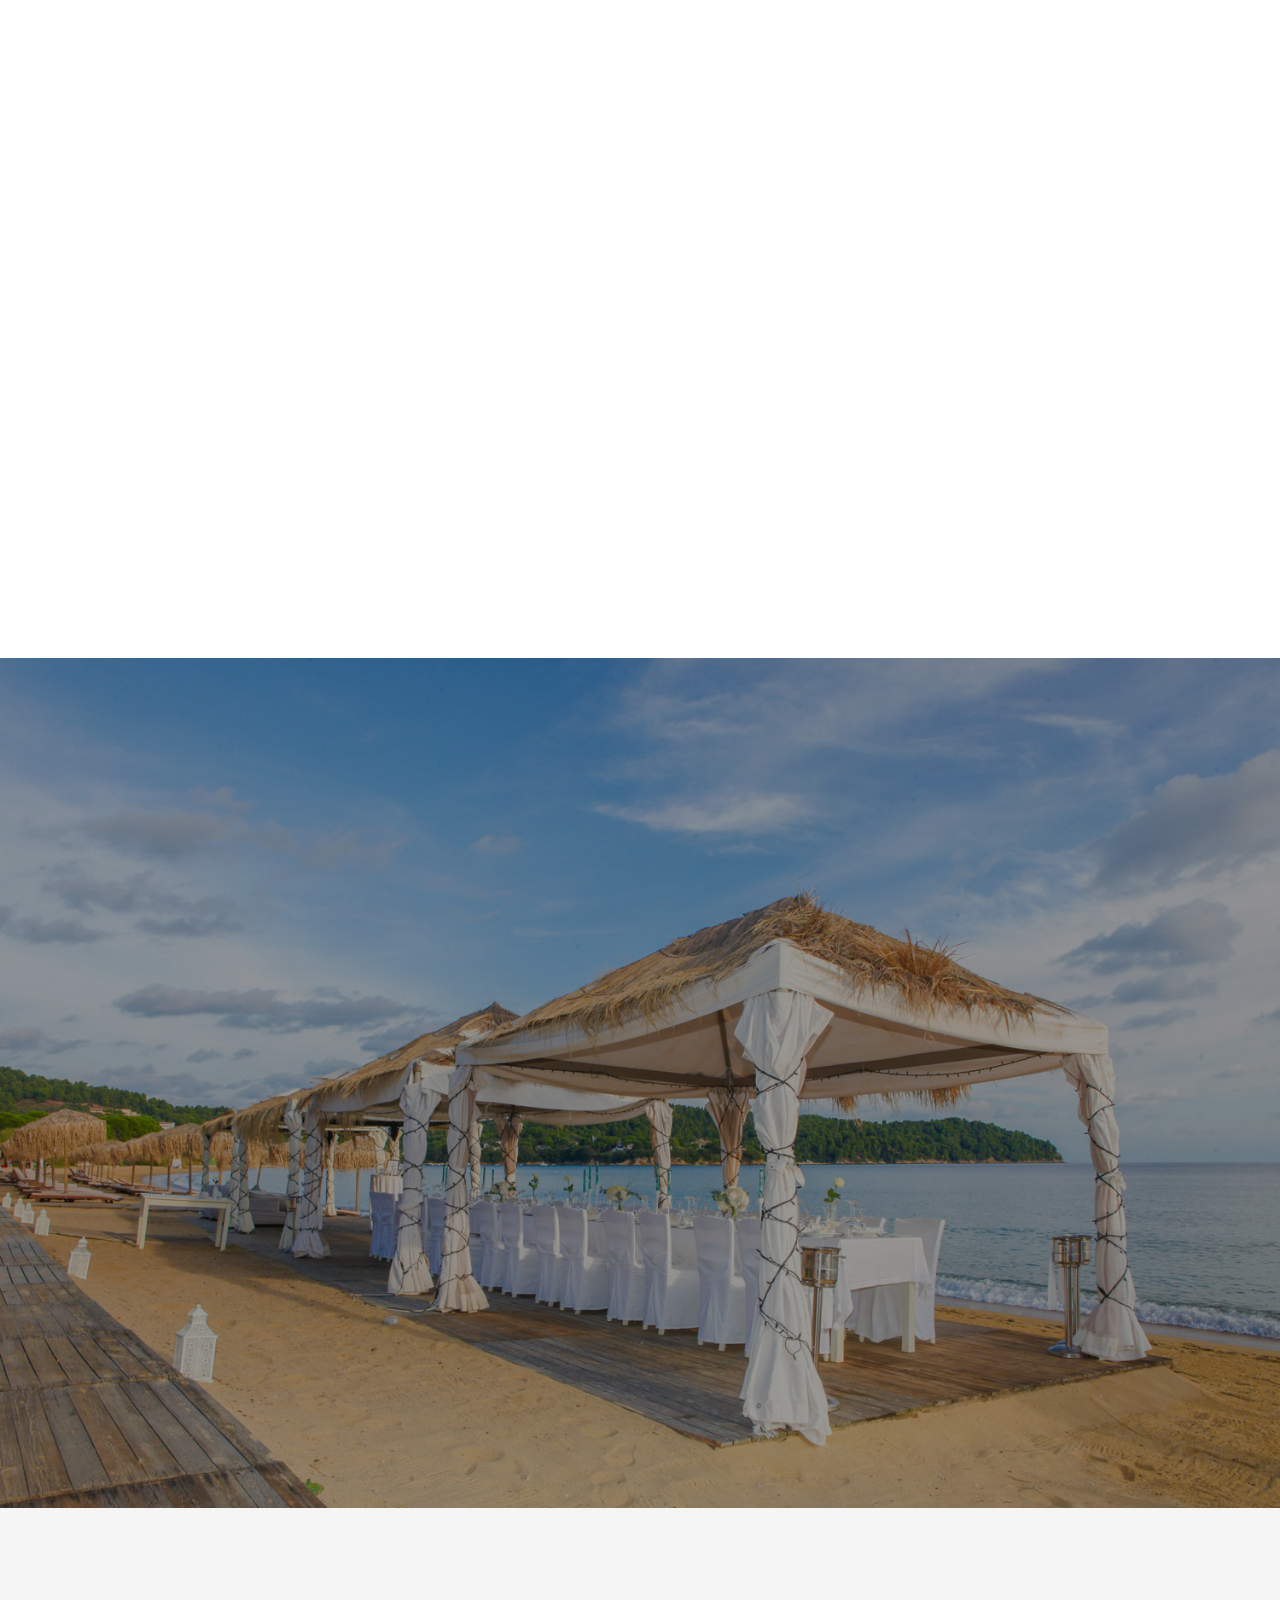
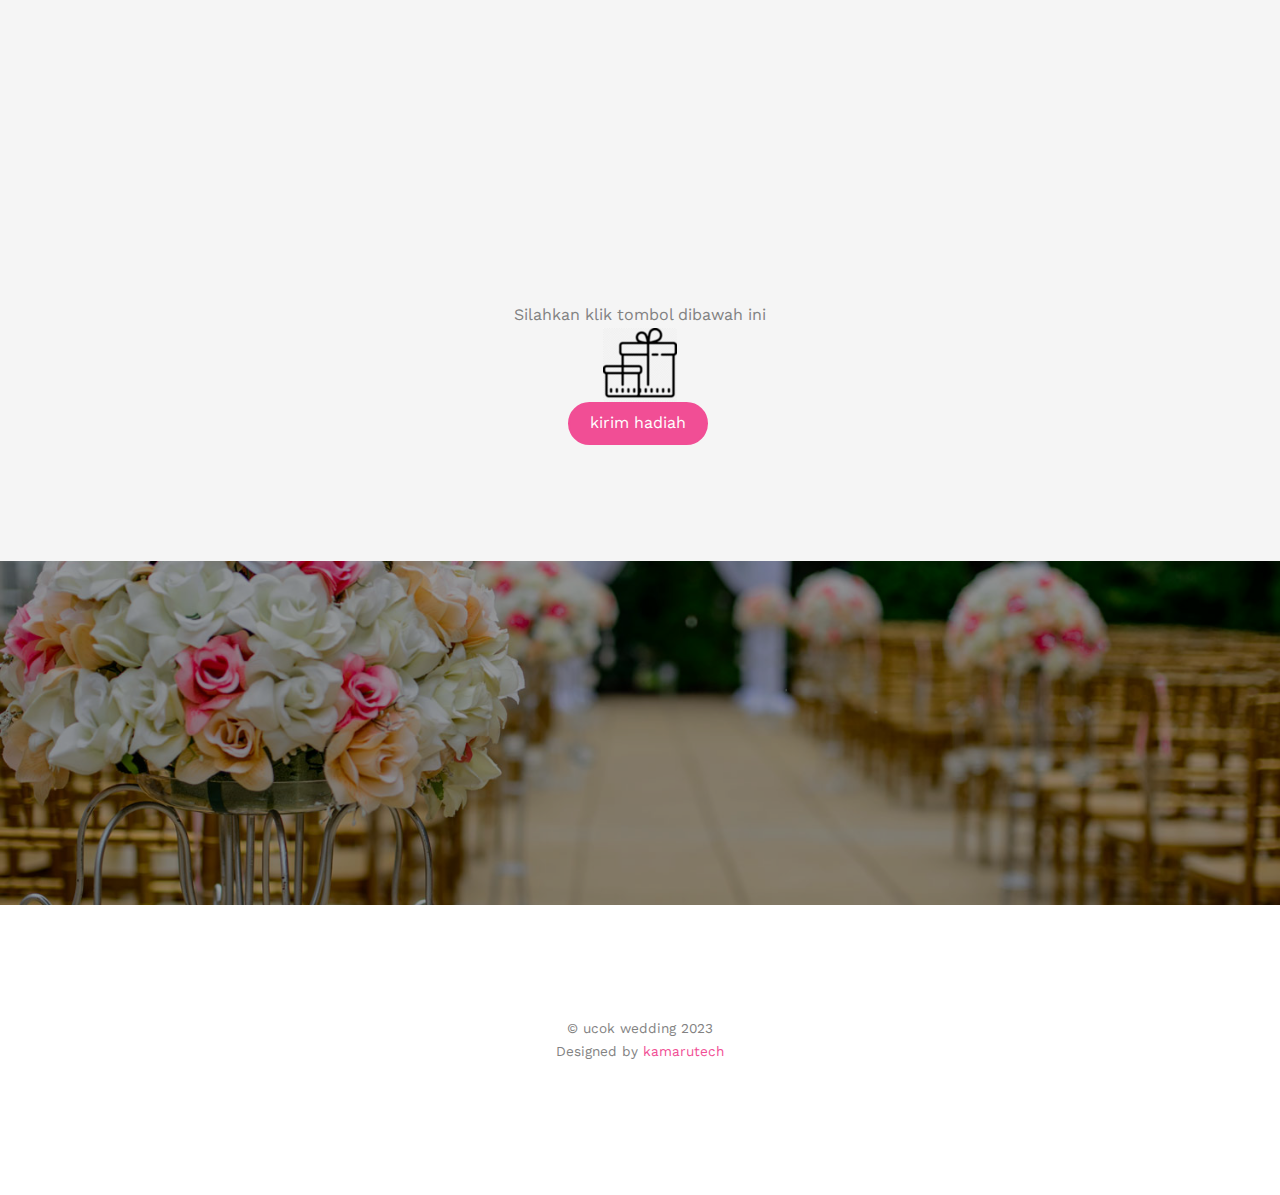
<file: index2.html>
<!DOCTYPE html>
<!--[if lt IE 7]>      <html class="no-js lt-ie9 lt-ie8 lt-ie7"> <![endif]-->
<!--[if IE 7]>         <html class="no-js lt-ie9 lt-ie8"> <![endif]-->
<!--[if IE 8]>         <html class="no-js lt-ie9"> <![endif]-->
<!--[if gt IE 8]><!--> <html class="no-js"> <!--<![endif]-->
	<head>
	<meta charset="utf-8">
	<meta http-equiv="X-UA-Compatible" content="IE=edge">
	<title>Wedding &mdash; 100% Free Fully Responsive HTML5 Template by FREEHTML5.co</title>
	<meta name="viewport" content="width=device-width, initial-scale=1">
	<meta name="description" content="Free HTML5 Template by FREEHTML5.CO" />
	<meta name="keywords" content="free html5, free template, free bootstrap, html5, css3, mobile first, responsive" />
	<meta name="author" content="FREEHTML5.CO" />

  <!-- 
	//////////////////////////////////////////////////////

	FREE HTML5 TEMPLATE 
	DESIGNED & DEVELOPED by FREEHTML5.CO
		
	Website: 		http://freehtml5.co/
	Email: 			info@freehtml5.co
	Twitter: 		http://twitter.com/fh5co
	Facebook: 		https://www.facebook.com/fh5co

	//////////////////////////////////////////////////////
	 -->

  	<!-- Facebook and Twitter integration -->
	<meta property="og:title" content=""/>
	<meta property="og:image" content=""/>
	<meta property="og:url" content=""/>
	<meta property="og:site_name" content=""/>
	<meta property="og:description" content=""/>
	<meta name="twitter:title" content="" />
	<meta name="twitter:image" content="" />
	<meta name="twitter:url" content="" />
	<meta name="twitter:card" content="" />

	<link href='https://fonts.googleapis.com/css?family=Work+Sans:400,300,600,400italic,700' rel='stylesheet' type='text/css'>
	<link href="https://fonts.googleapis.com/css?family=Sacramento" rel="stylesheet">
	
	<!-- Animate.css -->
	<link rel="stylesheet" href="css/animate.css">
	<!-- Icomoon Icon Fonts-->
	<link rel="stylesheet" href="css/icomoon.css">
	<!-- Bootstrap  -->
	<link rel="stylesheet" href="css/bootstrap.css">

	<!-- Magnific Popup -->
	<link rel="stylesheet" href="css/magnific-popup.css">

	<!-- Owl Carousel  -->
	<link rel="stylesheet" href="css/owl.carousel.min.css">
	<link rel="stylesheet" href="css/owl.theme.default.min.css">

	<!-- Theme style  -->
	<link rel="stylesheet" href="css/style.css">

	<!-- Modernizr JS -->
	<script src="js/modernizr-2.6.2.min.js"></script>
	<!-- FOR IE9 below -->
	<!--[if lt IE 9]>
	<script src="js/respond.min.js"></script>
	<![endif]-->

	</head>
	<body>
		
	<div class="fh5co-loader"></div>
	
	<div id="page">
	<!-- <nav class="fh5co-nav" role="navigation">
		<div class="container">
			<div class="row">
				<div class="col-xs-2">
					<div id="fh5co-logo"><a href="index.html">Wedding<strong>.</strong></a></div>
				</div>
				<div class="col-xs-10 text-right menu-1">
					<ul>
						<li class="active"><a href="index.html">Home</a></li>
						<li><a href="about.html">Story</a></li>
						<li class="has-dropdown">
							<a href="services.html">Services</a>
							<ul class="dropdown">
								<li><a href="#">Web Design</a></li>
								<li><a href="#">eCommerce</a></li>
								<li><a href="#">Branding</a></li>
								<li><a href="#">API</a></li>
							</ul>
						</li>
						<li class="has-dropdown">
							<a href="gallery.html">Gallery</a>
							<ul class="dropdown">
								<li><a href="#">HTML5</a></li>
								<li><a href="#">CSS3</a></li>
								<li><a href="#">Sass</a></li>
								<li><a href="#">jQuery</a></li>
							</ul>
						</li>
						<li><a href="contact.html">Contact</a></li>
					</ul>
				</div>
			</div>
			
		</div>
	</nav> -->

	<!-- <header id="fh5co-header" class="fh5co-cover" role="banner" style="background-image:url(images/img_bg_2.jpg);" data-stellar-background-ratio="0.5">
		<div class="overlay"></div>
		<div class="container">
			<div class="row">
				<div class="col-md-8 col-md-offset-2 text-center">
					<div class="display-t">
						<div class="display-tc animate-box" data-animate-effect="fadeIn">
							<h1>Joefrey &amp; Sheila</h1>
							<h2>We Are Getting Married</h2>
							<div class="simply-countdown simply-countdown-one"></div>
							<p><a href="#" class="btn btn-default btn-sm">Save the date</a></p>
						</div>
					</div>
				</div>
			</div>
		</div>
	</header> -->
	<!-- <audio controls autoplay muted>
		<source src="music/Heaven - Bryan Adams (Boyce Avenue feat. Megan Nicole acoustic cover) on Spotify  Apple.mp3" type="audio/ogg">
		<source src="music/Heaven - Bryan Adams (Boyce Avenue feat. Megan Nicole acoustic cover) on Spotify  Apple.mp3	" type="audio/mpeg">
	  Your browser does not support the audio element.
	  </audio> -->
	<div id="fh5co-couple">
		<div class="container">
			<div class="row">
				<div class="col-md-8 col-md-offset-2 text-center fh5co-heading animate-box">
					<h2>Hallo</h2>
					<h3>pada 19 November 2022</h3>
					<p> Kami mengundang anda di acara</p>
				</div>
			</div>
			<div class="couple-wrap animate-box">
				<div class="couple-half">
					<div class="groom">
						<img src="images/dita3.jpeg" alt="groom" class="img-responsive">
					</div>
					<div class="desc-groom">
						<h3>Ir. Nelson Wirawan Lipokta Tambunan</h3>
						<p>Putra dari Bapak P.J.Tambunan  dan ibu L br.Simanjuntak</p>
					</div>
				</div>
				<p class="heart text-center"><i class="icon-heart2"></i></p>
				<div class="couple-half">
					<div class="bride">
						<img src="images/dita2.jpeg" alt="groom" class="img-responsive">
					</div>
					<div class="desc-bride">
						<h3>Eva Nurliana sari Situmorang</h3>
						<p>Putri dari bapak H Situmorang dan ibu R br. Siahaan</p>
					</div>	
				</div>
			</div>
		</div>
	</div>

	<div id="fh5co-event" class="fh5co-bg" style="background-image:url(images/img_bg_3.jpg);">
		<div class="overlay"></div>
		<div class="container">
			<div class="row">
				<div class="col-md-8 col-md-offset-2 text-center fh5co-heading animate-box">
					<span>Our Special Events</span>
					<h2>Wedding Events</h2>
				</div>
			</div>
			<div class="row">
				<div class="display-t">
					<div class="display-tc">
						<div class="col-md-10 col-md-offset-1">
							<div class="col-md-6 col-sm-6 text-center">
								<div class="event-wrap animate-box">
									<h3>Acara Pemberkatan</h3>
									<div class="event-col">
										<i class="icon-clock"></i>
										<span>11 AM - 12 PM</span>
										<!-- <span>12 PM</span> -->
									</div>
									<div class="event-col">
										<i class="icon-calendar"></i>
										<span>sabtu 19</span>
										<span>November, 2022</span>
									</div>
									
									<p>Jl T Bongkar XI no 18 Medan</p>
									<!-- BUTTON LOKASI

										
										<div class="col-md-4 col-sm-4">
										<button type="submit" class="btn btn-default btn-block">I am Attending</button>
									</div> -->
									<html>
<head>
<style>
h1 {text-align: center;}
p {text-align: center;}
div {text-align: center;}
</style>
</head>
<body>

	<a href="#" class="btn btn-primary btn-lg active" role="button" aria-pressed="true">kunjungi lokasi</a>


<!-- <h2>This is a heading</h2> -->


<!-- <div class="col-md-4 col-sm-4">
	<button type="submit" class="btn btn-default btn-block">I am Attending</button>
</div>  -->
</body>
</html>

								</div>
								
							</div>
							
							<div class="col-md-6 col-sm-6 text-center">
								<div class="event-wrap animate-box">
									<h3>Acara resepsi</h3>
									<div class="event-col">
										<i class="icon-clock"></i>
										<span>14.00 WIB - Selesai</span>
										<!-- <span>12:00 AM</span> -->
									</div>
									<div class="event-col">
										<i class="icon-calendar"></i>
										<span>sabtu 19</span>
										<span>November, 2022</span>
									</div>
									<p>GSM HKBP Bethesda, jl penguin IX no 445 Perumnas mandala</p>
									<html>
										<head>
										<style>
										h1 {text-align: center;}
										p {text-align: center;}
										div {text-align: center;}
										</style>
										</head>
										<body>
										
											<a href="https://goo.gl/maps/yFgM7ibG68DHbchb8" class="btn btn-primary btn-lg active" role="button" aria-pressed="true">kunjungi lokasi</a>
										
										
										<!-- <h2>This is a heading</h2> -->
										
										
										<!-- <div class="col-md-4 col-sm-4">
											<button type="submit" class="btn btn-default btn-block">I am Attending</button>
										</div>  -->
										</body>
										</html>
										
								</div>
							</div>
						</div>
					</div>
				</div>
			</div>
		</div>
	</div>
	

	
	<div id="fh5co-gallery" class="fh5co-section-gray">
		<div class="container">
			<div class="row">
				<div class="col-md-8 col-md-offset-2 text-center fh5co-heading animate-box">
					<!-- <span>Our Memories</span> -->
					<h2>Kirim hadiah</h2>
					<p>Tanpa mengurangi rasa hormat, doa restu Keluarga, sahabat, dan rekan-rekan semua sudah sangat cukup sebagai hadiah, tetapi jika memberi merupakan tanda kasih, kami dengan senang hati menerimanya dan melengkapi kebahagiaan kami.</p>
				</div>
			</div>
		

<!-- Button trigger modal -->
<div class="card">
	<div class="card-body">
		
		Silahkan klik tombol dibawah ini		</div>
		<img src="images/kado.png" alt="Girl in a jacket">


  </div>
<button type="button" class="btn btn-primary" data-toggle="modal" data-target="#exampleModal">
kirim hadiah
</button>

<!-- Modal -->
<div class="modal fade" id="exampleModal" tabindex="-1" role="dialog" aria-labelledby="exampleModalLabel" aria-hidden="true">
<div class="modal-dialog" role="document">
<div class="modal-content">
  <div class="modal-header">
	<h5 class="modal-title" id="exampleModalLabel">Modal title</h5>
	<button type="button" class="close" data-dismiss="modal" aria-label="Close">
	  <span aria-hidden="true">&times;</span>
	</button>
  </div>
  <div class="modal-body">
	<html>
<head>
<meta name="viewport" content="width=device-width, initial-scale=1">
<style>
* {
  box-sizing: border-box;
}

/* Create two equal columns that floats next to each other */
.column {
  float: left;
  width: 50%;
  padding: 10px;
  height: 300px; /* Should be removed. Only for demonstration */
}

/* Clear floats after the columns */
.row:after {
  content: "";
  display: table;
  clear: both;
}
</style>
</head>
<body>

<!-- <h2>Two Equal Columns</h2> -->

<div class="row">
  <div class="column" style="background-color:rgb(255, 255, 255);">
		<img src="images/mandiri1.png" alt="Girl in a jacket">
		<h2>Eva Nurliana Situmorang</h2>
		<p>10-600-1464357-4</p>

  </div>
  <div class="column" style="background-color:rgb(255, 255, 255);">
	<img src="images/bribank.jpg" alt="Girl in a jacket">

    <h2>Nelson Tambunan
	</h2>
    <p>1531801029370539
	</p>
  </div>
</div>

</body>
</html>

  </div>
  <div class="modal-footer">
	<button type="button" class="btn btn-secondary" data-dismiss="modal">Close</button>
	<button type="button" class="btn btn-primary">Save changes</button>
  </div>
</div>
</div>
</div>
	
			<!-- </div> -->
		</div>
	</div>
	
	


	<div id="fh5co-started" class="fh5co-bg" style="background-image:url(images/img_bg_4.jpg);">
		<div class="overlay"></div>
		<div class="container">
			<div class="row animate-box">
				<div class="col-md-8 col-md-offset-2 text-center fh5co-heading">
					<h2>Terima kasih</h2>
					<!-- <p>Please Fill-up the form to notify you that you're attending. Thanks.</p> -->
				</div>
			</div>
			<div class="row animate-box">
				<div class="container center_div">
					<form class="container center_div">
						<!-- <div class="col-md-4 col-sm-4">
							<div class="form-group">
								<label for="name" class="sr-only">Name</label>
								<input type="name" class="form-control" id="name" placeholder="Name">
							</div>
						</div> -->
						<!-- <div class="col-md-4 col-sm-4">
							<div class="form-group">
								<label for="email" class="sr-only">Email</label>
								<input type="email" class="form-control" id="email" placeholder="Email">
							</div>
						</div> -->
						<div class="container center_div">
							<!-- <button type="submit" class="btn btn-default btn-block">I am Attending</button> -->
						</div>
					</form>
				</div>
			</div>
		</div>
	</div>

	<footer id="fh5co-footer" role="contentinfo">
		<div class="container">

			<div class="row copyright">
				<div class="col-md-12 text-center">
					<p>
						<small class="block">&copy; ucok wedding 2023</small> 
						<small class="block">Designed by <a href="kamarutech.my.id" target="_blank">kamarutech</a> </a></small>
					</p>
					<p>
						<ul class="fh5co-social-icons">
							<!-- <li><a href="#"><i class="icon-twitter"></i></a></li>
							<li><a href="#"><i class="icon-facebook"></i></a></li>
							<li><a href="#"><i class="icon-linkedin"></i></a></li>
							<li><a href="#"><i class="icon-dribbble"></i></a></li> -->
						</ul>
					</p>
				</div>
			</div>

		</div>
	</footer>
	</div>

	<div class="gototop js-top">
		<a href="#" class="js-gotop"><i class="icon-arrow-up"></i></a>
	</div>
	
	<!-- jQuery -->
	<script src="js/jquery.min.js"></script>
	<!-- jQuery Easing -->
	<script src="js/jquery.easing.1.3.js"></script>
	<!-- Bootstrap -->
	<script src="js/bootstrap.min.js"></script>
	<!-- Waypoints -->
	<script src="js/jquery.waypoints.min.js"></script>
	<!-- Carousel -->
	<script src="js/owl.carousel.min.js"></script>
	<!-- countTo -->
	<script src="js/jquery.countTo.js"></script>

	<!-- Stellar -->
	<script src="js/jquery.stellar.min.js"></script>
	<!-- Magnific Popup -->
	<script src="js/jquery.magnific-popup.min.js"></script>
	<script src="js/magnific-popup-options.js"></script>

	<!-- // <script src="https://cdnjs.cloudflare.com/ajax/libs/prism/0.0.1/prism.min.js"></script> -->
	<script src="js/simplyCountdown.js"></script>
	<!-- Main -->
	<script src="js/main.js"></script>

	<script>
    var d = new Date(new Date().getTime() + 200 * 120 * 120 * 2000);

    // default example
    simplyCountdown('.simply-countdown-one', {
        year: d.getFullYear(),
        month: d.getMonth() + 1,
        day: d.getDate()
    });

    //jQuery example
    $('#simply-countdown-losange').simplyCountdown({
        year: d.getFullYear(),
        month: d.getMonth() + 1,
        day: d.getDate(),
        enableUtc: false
    });
</script>

	</body>
</html>
</file>
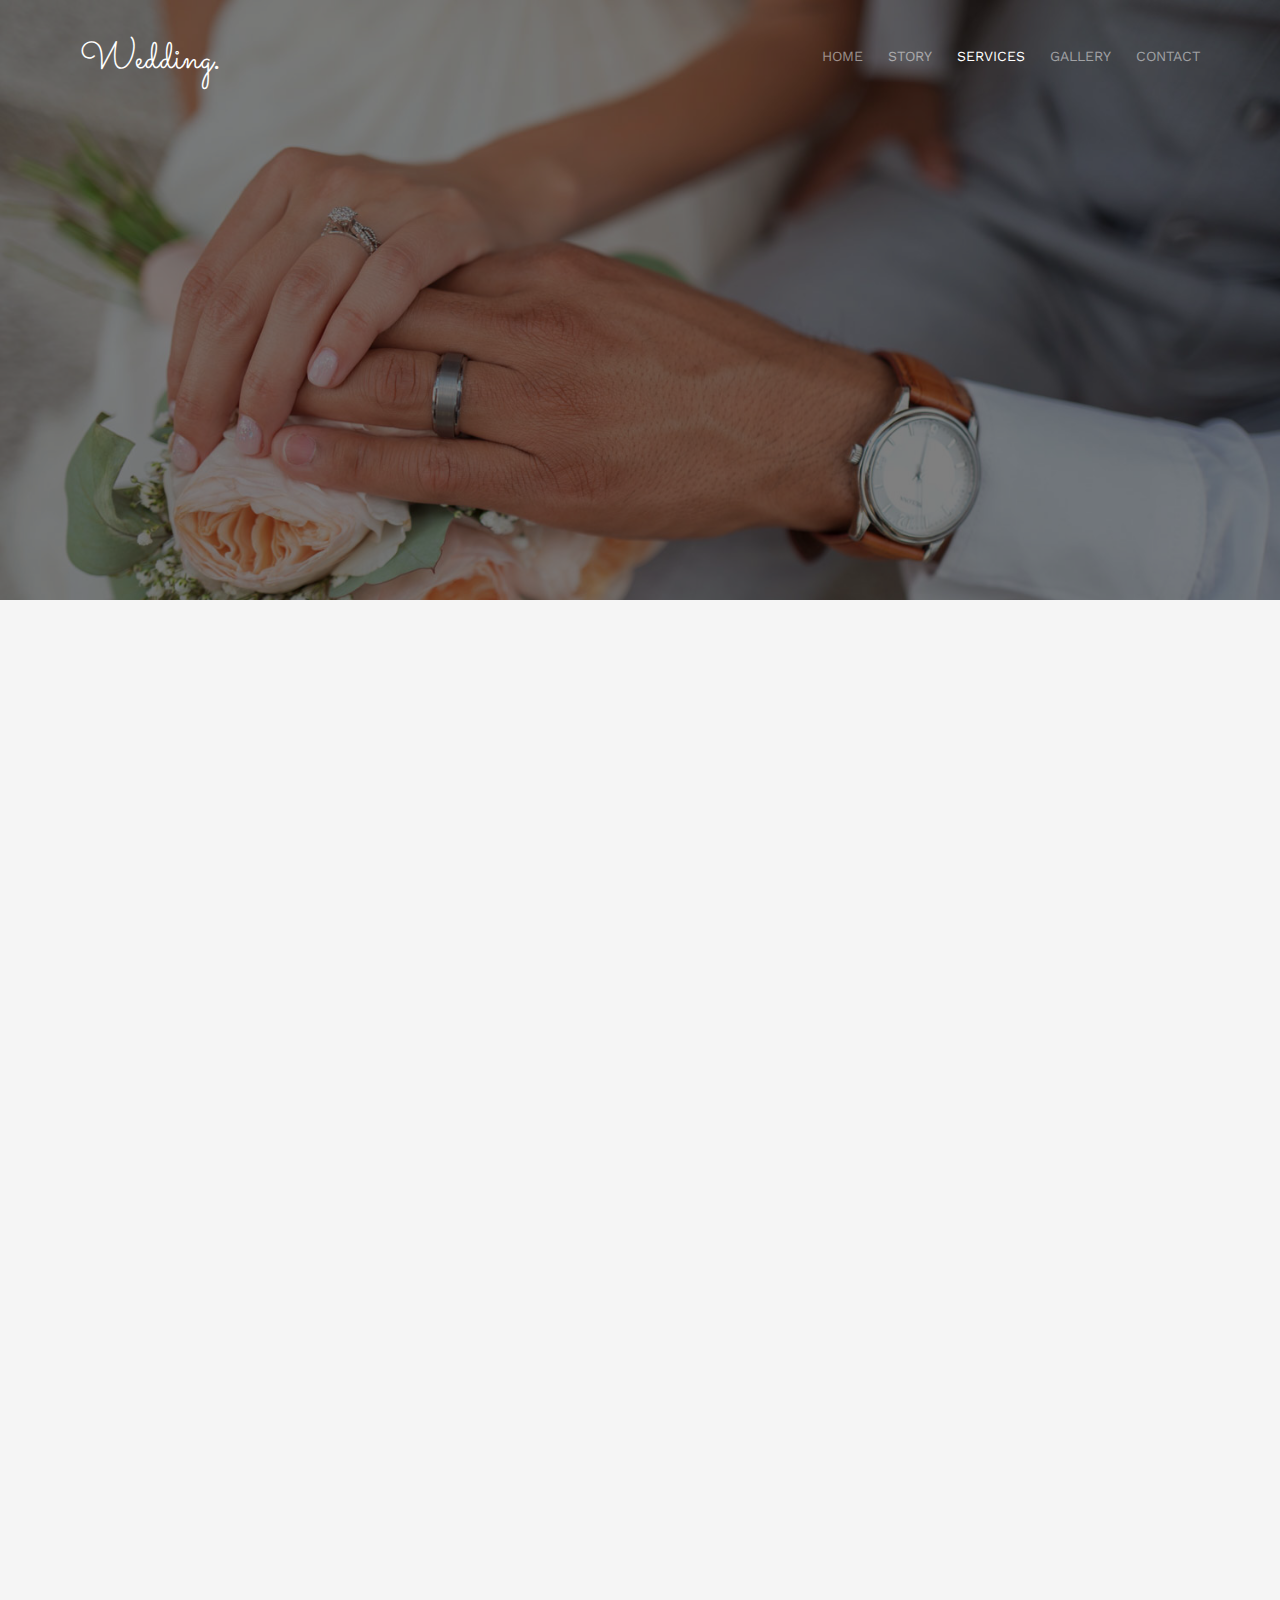
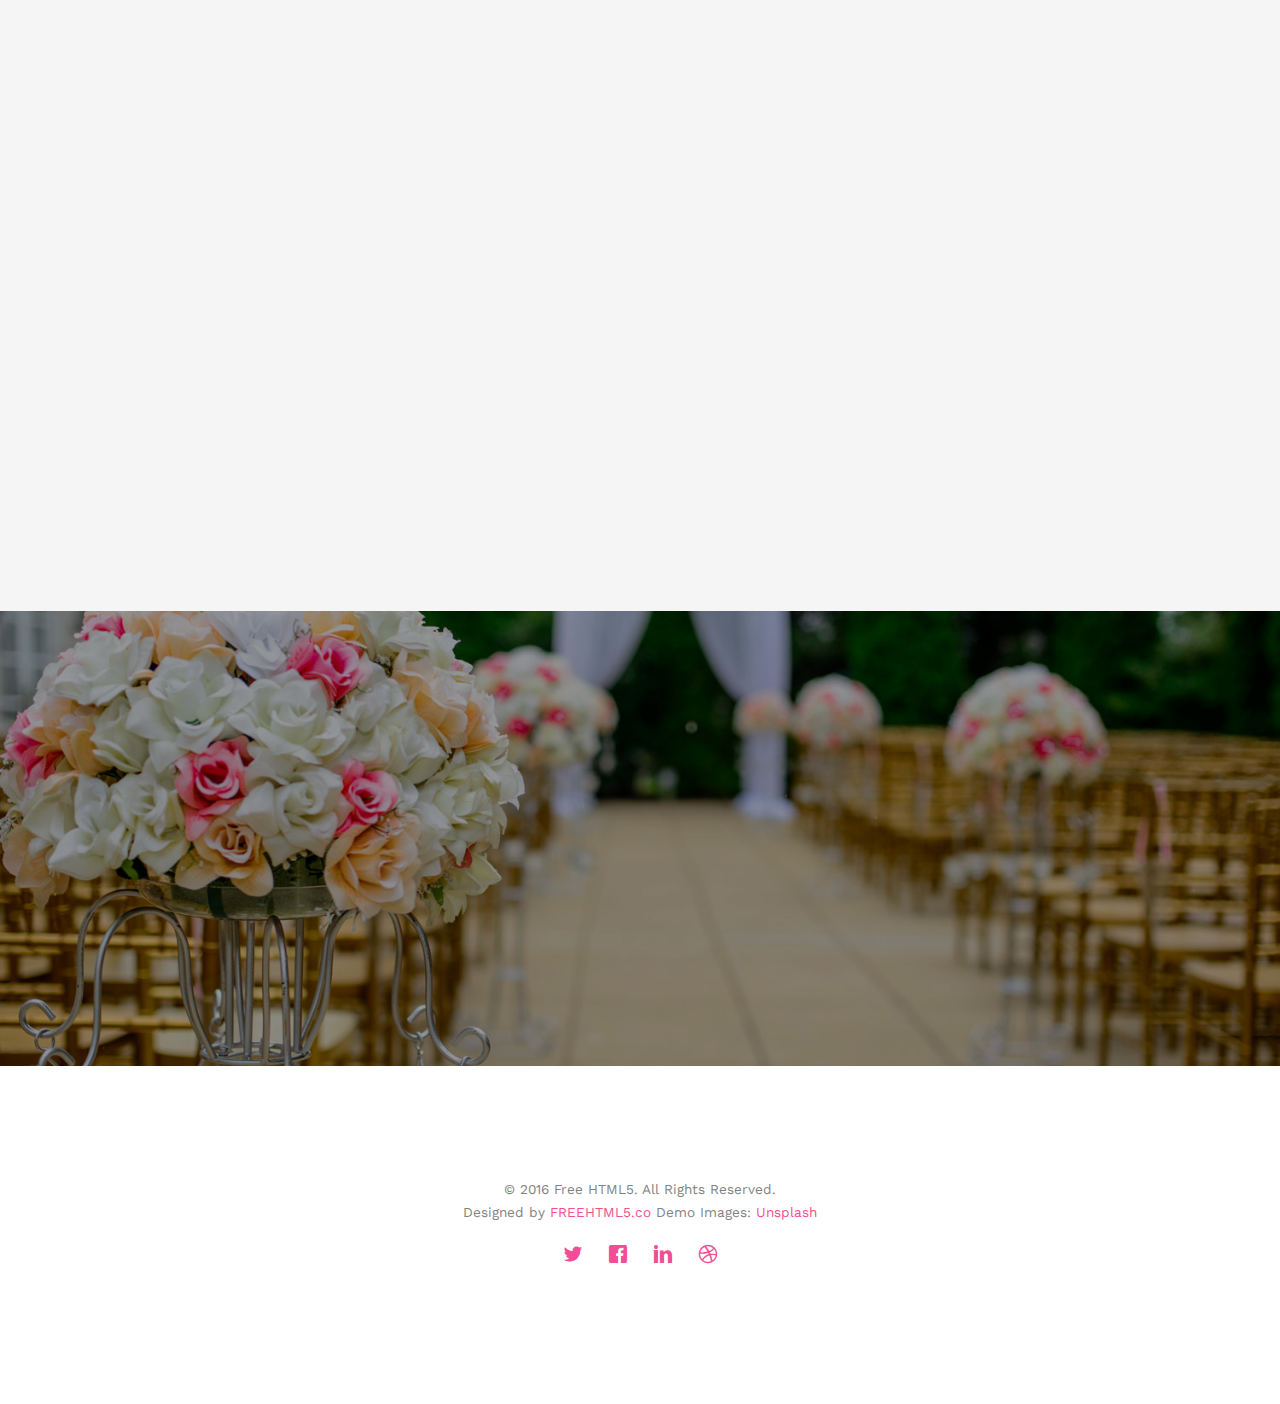
<file: services.html>
<!DOCTYPE html>
<!--[if lt IE 7]>      <html class="no-js lt-ie9 lt-ie8 lt-ie7"> <![endif]-->
<!--[if IE 7]>         <html class="no-js lt-ie9 lt-ie8"> <![endif]-->
<!--[if IE 8]>         <html class="no-js lt-ie9"> <![endif]-->
<!--[if gt IE 8]><!--> <html class="no-js"> <!--<![endif]-->
	<head>
	<meta charset="utf-8">
	<meta http-equiv="X-UA-Compatible" content="IE=edge">
	<title>Wedding &mdash; 100% Free Fully Responsive HTML5 Template by FREEHTML5.co</title>
	<meta name="viewport" content="width=device-width, initial-scale=1">
	<meta name="description" content="Free HTML5 Template by FREEHTML5.CO" />
	<meta name="keywords" content="free html5, free template, free bootstrap, html5, css3, mobile first, responsive" />
	<meta name="author" content="FREEHTML5.CO" />

  <!-- 
	//////////////////////////////////////////////////////

	FREE HTML5 TEMPLATE 
	DESIGNED & DEVELOPED by FREEHTML5.CO
		
	Website: 		http://freehtml5.co/
	Email: 			info@freehtml5.co
	Twitter: 		http://twitter.com/fh5co
	Facebook: 		https://www.facebook.com/fh5co

	//////////////////////////////////////////////////////
	 -->

  	<!-- Facebook and Twitter integration -->
	<meta property="og:title" content=""/>
	<meta property="og:image" content=""/>
	<meta property="og:url" content=""/>
	<meta property="og:site_name" content=""/>
	<meta property="og:description" content=""/>
	<meta name="twitter:title" content="" />
	<meta name="twitter:image" content="" />
	<meta name="twitter:url" content="" />
	<meta name="twitter:card" content="" />

	<link href='https://fonts.googleapis.com/css?family=Work+Sans:400,300,600,400italic,700' rel='stylesheet' type='text/css'>
	<link href="https://fonts.googleapis.com/css?family=Sacramento" rel="stylesheet">
	
	<!-- Animate.css -->
	<link rel="stylesheet" href="css/animate.css">
	<!-- Icomoon Icon Fonts-->
	<link rel="stylesheet" href="css/icomoon.css">
	<!-- Bootstrap  -->
	<link rel="stylesheet" href="css/bootstrap.css">

	<!-- Magnific Popup -->
	<link rel="stylesheet" href="css/magnific-popup.css">

	<!-- Owl Carousel  -->
	<link rel="stylesheet" href="css/owl.carousel.min.css">
	<link rel="stylesheet" href="css/owl.theme.default.min.css">

	<!-- Theme style  -->
	<link rel="stylesheet" href="css/style.css">

	<!-- Modernizr JS -->
	<script src="js/modernizr-2.6.2.min.js"></script>
	<!-- FOR IE9 below -->
	<!--[if lt IE 9]>
	<script src="js/respond.min.js"></script>
	<![endif]-->

	</head>
	<body>
		
	<div class="fh5co-loader"></div>
	
	<div id="page">
	<nav class="fh5co-nav" role="navigation">
		<div class="container">
			<div class="row">
				<div class="col-xs-2">
					<div id="fh5co-logo"><a href="index.html">Wedding<strong>.</strong></a></div>
				</div>
				<div class="col-xs-10 text-right menu-1">
					<ul>
						<li><a href="index.html">Home</a></li>
						<li><a href="about.html">Story</a></li>
						<li class="has-dropdown active">
							<a href="services.html">Services</a>
							<ul class="dropdown">
								<li><a href="#">Web Design</a></li>
								<li><a href="#">eCommerce</a></li>
								<li><a href="#">Branding</a></li>
								<li><a href="#">API</a></li>
							</ul>
						</li>
						<li class="has-dropdown">
							<a href="gallery.html">Gallery</a>
							<ul class="dropdown">
								<li><a href="#">HTML5</a></li>
								<li><a href="#">CSS3</a></li>
								<li><a href="#">Sass</a></li>
								<li><a href="#">jQuery</a></li>
							</ul>
						</li>
						<li><a href="contact.html">Contact</a></li>
					</ul>
				</div>
			</div>
			
		</div>
	</nav>

	<header id="fh5co-header" class="fh5co-cover fh5co-cover-sm" role="banner" style="background-image:url(images/img_bg_1.jpg);">
		<div class="overlay"></div>
		<div class="fh5co-container">
			<div class="row">
				<div class="col-md-8 col-md-offset-2 text-center">
					<div class="display-t">
						<div class="display-tc animate-box" data-animate-effect="fadeIn">
							<h1>Services</h1>
							<h2>Free html5 templates Made by <a href="http://freehtml5.co" target="_blank">FreeHTML5.co</a></h2>
						</div>
					</div>
				</div>
			</div>
		</div>
	</header>

	<div id="fh5co-couple" class="fh5co-section-gray">
		<div class="container">
			<div class="row">
				<div class="col-md-8 col-md-offset-2 text-center fh5co-heading animate-box">
					<h2>Hello!</h2>
					<h3>November 28th, 2016 New York, USA</h3>
					<p>We invited you to celebrate our wedding</p>
				</div>
			</div>
			<div class="couple-wrap animate-box">
				<div class="couple-half">
					<div class="groom">
						<img src="images/groom.jpg" alt="groom" class="img-responsive">
					</div>
					<div class="desc-groom">
						<h3>Joefrey Mahusay</h3>
						<p>Far far away, behind the word mountains, far from the countries Vokalia and Consonantia, there live the blind texts. Separated they live in Bookmarksgrove</p>
					</div>
				</div>
				<p class="heart text-center"><i class="icon-heart2"></i></p>
				<div class="couple-half">
					<div class="bride">
						<img src="images/bride.jpg" alt="groom" class="img-responsive">
					</div>
					<div class="desc-bride">
						<h3>Sheila Mahusay</h3>
						<p>Far far away, behind the word mountains, far from the countries Vokalia and Consonantia, there live the blind texts. Separated they live in Bookmarksgrove</p>
					</div>
				</div>
			</div>
		</div>
	</div>

	<div id="fh5co-services" class="fh5co-section-gray">
		<div class="container">
			
			<div class="row animate-box">
				<div class="col-md-8 col-md-offset-2 text-center fh5co-heading">
					<h2>We Offer Services</h2>
					<p>Dignissimos asperiores vitae velit veniam totam fuga molestias accusamus alias autem provident. Odit ab aliquam dolor eius.</p>
				</div>
			</div>

			<div class="row">
				<div class="col-md-6">
					<div class="feature-left animate-box" data-animate-effect="fadeInLeft">
						<span class="icon">
							<i class="icon-calendar"></i>
						</span>
						<div class="feature-copy">
							<h3>We Organized Events</h3>
							<p>Facilis ipsum reprehenderit nemo molestias. Aut cum mollitia reprehenderit. Eos cumque dicta adipisci architecto culpa amet.</p>
						</div>
					</div>

					<div class="feature-left animate-box" data-animate-effect="fadeInLeft">
						<span class="icon">
							<i class="icon-image"></i>
						</span>
						<div class="feature-copy">
							<h3>Photoshoot</h3>
							<p>Facilis ipsum reprehenderit nemo molestias. Aut cum mollitia reprehenderit. Eos cumque dicta adipisci architecto culpa amet.</p>
						</div>
					</div>

					<div class="feature-left animate-box" data-animate-effect="fadeInLeft">
						<span class="icon">
							<i class="icon-video"></i>
						</span>
						<div class="feature-copy">
							<h3>Video Editing</h3>
							<p>Facilis ipsum reprehenderit nemo molestias. Aut cum mollitia reprehenderit. Eos cumque dicta adipisci architecto culpa amet.</p>
						</div>
					</div>

				</div>

				<div class="col-md-6 animate-box">
					<div class="fh5co-video fh5co-bg" style="background-image: url(images/img_bg_3.jpg); ">
						<a  href="https://vimeo.com/channels/staffpicks/93951774" class="popup-vimeo"><i class="icon-video2"></i></a>
						<div class="overlay"></div>
					</div>
				</div>
			</div>

			
		</div>
	</div>

	<div id="fh5co-started" class="fh5co-bg" style="background-image:url(images/img_bg_4.jpg);">
		<div class="overlay"></div>
		<div class="container">
			<div class="row animate-box">
				<div class="col-md-8 col-md-offset-2 text-center fh5co-heading">
					<h2>Are You Attending?</h2>
					<p>Please Fill-up the form to notify you that you're attending. Thanks.</p>
				</div>
			</div>
			<div class="row animate-box">
				<div class="col-md-10 col-md-offset-1">
					<form class="form-inline">
						<div class="col-md-4 col-sm-4">
							<div class="form-group">
								<label for="name" class="sr-only">Name</label>
								<input type="name" class="form-control" id="name" placeholder="Name">
							</div>
						</div>
						<div class="col-md-4 col-sm-4">
							<div class="form-group">
								<label for="email" class="sr-only">Email</label>
								<input type="email" class="form-control" id="email" placeholder="Email">
							</div>
						</div>
						<div class="col-md-4 col-sm-4">
							<button type="submit" class="btn btn-default btn-block">I am Attending</button>
						</div>
					</form>
				</div>
			</div>
		</div>
	</div>

	<footer id="fh5co-footer" role="contentinfo">
		<div class="container">

			<div class="row copyright">
				<div class="col-md-12 text-center">
					<p>
						<small class="block">&copy; 2016 Free HTML5. All Rights Reserved.</small> 
						<small class="block">Designed by <a href="http://freehtml5.co/" target="_blank">FREEHTML5.co</a> Demo Images: <a href="http://unsplash.co/" target="_blank">Unsplash</a></small>
					</p>
					<p>
						<ul class="fh5co-social-icons">
							<li><a href="#"><i class="icon-twitter"></i></a></li>
							<li><a href="#"><i class="icon-facebook"></i></a></li>
							<li><a href="#"><i class="icon-linkedin"></i></a></li>
							<li><a href="#"><i class="icon-dribbble"></i></a></li>
						</ul>
					</p>
				</div>
			</div>

		</div>
	</footer>
	</div>

	<div class="gototop js-top">
		<a href="#" class="js-gotop"><i class="icon-arrow-up"></i></a>
	</div>
	
	<!-- jQuery -->
	<script src="js/jquery.min.js"></script>
	<!-- jQuery Easing -->
	<script src="js/jquery.easing.1.3.js"></script>
	<!-- Bootstrap -->
	<script src="js/bootstrap.min.js"></script>
	<!-- Waypoints -->
	<script src="js/jquery.waypoints.min.js"></script>
	<!-- Carousel -->
	<script src="js/owl.carousel.min.js"></script>
	<!-- countTo -->
	<script src="js/jquery.countTo.js"></script>

	<!-- Stellar -->
	<script src="js/jquery.stellar.min.js"></script>
	<!-- Magnific Popup -->
	<script src="js/jquery.magnific-popup.min.js"></script>
	<script src="js/magnific-popup-options.js"></script>

	<!-- Main -->
	<script src="js/main.js"></script>

	</body>
</html>
</file>
<file: css/icomoon.css>
@font-face {
  font-family: 'icomoon';
  src:  url('../fonts/icomoon/icomoon.eot?6iuir');
  src:  url('../fonts/icomoon/icomoon.eot?6iuir#iefix') format('embedded-opentype'),
    url('../fonts/icomoon/icomoon.ttf?6iuir') format('truetype'),
    url('../fonts/icomoon/icomoon.woff?6iuir') format('woff'),
    url('../fonts/icomoon/icomoon.svg?6iuir#icomoon') format('svg');
  font-weight: normal;
  font-style: normal;
}

[class^="icon-"], [class*=" icon-"] {
  /* use !important to prevent issues with browser extensions that change fonts */
  font-family: 'icomoon' !important;
  speak: none;
  font-style: normal;
  font-weight: normal;
  font-variant: normal;
  text-transform: none;
  line-height: 1;

  /* Better Font Rendering =========== */
  -webkit-font-smoothing: antialiased;
  -moz-osx-font-smoothing: grayscale;
}

.icon-eye:before {
  content: "\e000";
}
.icon-paper-clip:before {
  content: "\e001";
}
.icon-mail:before {
  content: "\e002";
}
.icon-toggle:before {
  content: "\e003";
}
.icon-layout:before {
  content: "\e004";
}
.icon-link:before {
  content: "\e005";
}
.icon-bell:before {
  content: "\e006";
}
.icon-lock:before {
  content: "\e007";
}
.icon-unlock:before {
  content: "\e008";
}
.icon-ribbon:before {
  content: "\e009";
}
.icon-image:before {
  content: "\e010";
}
.icon-signal:before {
  content: "\e011";
}
.icon-target:before {
  content: "\e012";
}
.icon-clipboard:before {
  content: "\e013";
}
.icon-clock:before {
  content: "\e014";
}
.icon-watch:before {
  content: "\e015";
}
.icon-air-play:before {
  content: "\e016";
}
.icon-camera:before {
  content: "\e017";
}
.icon-video:before {
  content: "\e018";
}
.icon-disc:before {
  content: "\e019";
}
.icon-printer:before {
  content: "\e020";
}
.icon-monitor:before {
  content: "\e021";
}
.icon-server:before {
  content: "\e022";
}
.icon-cog:before {
  content: "\e023";
}
.icon-heart:before {
  content: "\e024";
}
.icon-paragraph:before {
  content: "\e025";
}
.icon-align-justify:before {
  content: "\e026";
}
.icon-align-left:before {
  content: "\e027";
}
.icon-align-center:before {
  content: "\e028";
}
.icon-align-right:before {
  content: "\e029";
}
.icon-book:before {
  content: "\e030";
}
.icon-layers:before {
  content: "\e031";
}
.icon-stack:before {
  content: "\e032";
}
.icon-stack-2:before {
  content: "\e033";
}
.icon-paper:before {
  content: "\e034";
}
.icon-paper-stack:before {
  content: "\e035";
}
.icon-search:before {
  content: "\e036";
}
.icon-zoom-in:before {
  content: "\e037";
}
.icon-zoom-out:before {
  content: "\e038";
}
.icon-reply:before {
  content: "\e039";
}
.icon-circle-plus:before {
  content: "\e040";
}
.icon-circle-minus:before {
  content: "\e041";
}
.icon-circle-check:before {
  content: "\e042";
}
.icon-circle-cross:before {
  content: "\e043";
}
.icon-square-plus:before {
  content: "\e044";
}
.icon-square-minus:before {
  content: "\e045";
}
.icon-square-check:before {
  content: "\e046";
}
.icon-square-cross:before {
  content: "\e047";
}
.icon-microphone:before {
  content: "\e048";
}
.icon-record:before {
  content: "\e049";
}
.icon-skip-back:before {
  content: "\e050";
}
.icon-rewind:before {
  content: "\e051";
}
.icon-play:before {
  content: "\e052";
}
.icon-pause:before {
  content: "\e053";
}
.icon-stop:before {
  content: "\e054";
}
.icon-fast-forward:before {
  content: "\e055";
}
.icon-skip-forward:before {
  content: "\e056";
}
.icon-shuffle:before {
  content: "\e057";
}
.icon-repeat:before {
  content: "\e058";
}
.icon-folder:before {
  content: "\e059";
}
.icon-umbrella:before {
  content: "\e060";
}
.icon-moon:before {
  content: "\e061";
}
.icon-thermometer:before {
  content: "\e062";
}
.icon-drop:before {
  content: "\e063";
}
.icon-sun:before {
  content: "\e064";
}
.icon-cloud:before {
  content: "\e065";
}
.icon-cloud-upload:before {
  content: "\e066";
}
.icon-cloud-download:before {
  content: "\e067";
}
.icon-upload:before {
  content: "\e068";
}
.icon-download:before {
  content: "\e069";
}
.icon-location:before {
  content: "\e070";
}
.icon-location-2:before {
  content: "\e071";
}
.icon-map:before {
  content: "\e072";
}
.icon-battery:before {
  content: "\e073";
}
.icon-head:before {
  content: "\e074";
}
.icon-briefcase:before {
  content: "\e075";
}
.icon-speech-bubble:before {
  content: "\e076";
}
.icon-anchor:before {
  content: "\e077";
}
.icon-globe:before {
  content: "\e078";
}
.icon-box:before {
  content: "\e079";
}
.icon-reload:before {
  content: "\e080";
}
.icon-share:before {
  content: "\e081";
}
.icon-marquee:before {
  content: "\e082";
}
.icon-marquee-plus:before {
  content: "\e083";
}
.icon-marquee-minus:before {
  content: "\e084";
}
.icon-tag:before {
  content: "\e085";
}
.icon-power:before {
  content: "\e086";
}
.icon-command:before {
  content: "\e087";
}
.icon-alt:before {
  content: "\e088";
}
.icon-esc:before {
  content: "\e089";
}
.icon-bar-graph:before {
  content: "\e090";
}
.icon-bar-graph-2:before {
  content: "\e091";
}
.icon-pie-graph:before {
  content: "\e092";
}
.icon-star:before {
  content: "\e093";
}
.icon-arrow-left:before {
  content: "\e094";
}
.icon-arrow-right:before {
  content: "\e095";
}
.icon-arrow-up:before {
  content: "\e096";
}
.icon-arrow-down:before {
  content: "\e097";
}
.icon-volume:before {
  content: "\e098";
}
.icon-mute:before {
  content: "\e099";
}
.icon-content-right:before {
  content: "\e100";
}
.icon-content-left:before {
  content: "\e101";
}
.icon-grid:before {
  content: "\e102";
}
.icon-grid-2:before {
  content: "\e103";
}
.icon-columns:before {
  content: "\e104";
}
.icon-loader:before {
  content: "\e105";
}
.icon-bag:before {
  content: "\e106";
}
.icon-ban:before {
  content: "\e107";
}
.icon-flag:before {
  content: "\e108";
}
.icon-trash:before {
  content: "\e109";
}
.icon-expand:before {
  content: "\e110";
}
.icon-contract:before {
  content: "\e111";
}
.icon-maximize:before {
  content: "\e112";
}
.icon-minimize:before {
  content: "\e113";
}
.icon-plus:before {
  content: "\e114";
}
.icon-minus:before {
  content: "\e115";
}
.icon-check:before {
  content: "\e116";
}
.icon-cross:before {
  content: "\e117";
}
.icon-move:before {
  content: "\e118";
}
.icon-delete:before {
  content: "\e119";
}
.icon-menu:before {
  content: "\e120";
}
.icon-archive:before {
  content: "\e121";
}
.icon-inbox:before {
  content: "\e122";
}
.icon-outbox:before {
  content: "\e123";
}
.icon-file:before {
  content: "\e124";
}
.icon-file-add:before {
  content: "\e125";
}
.icon-file-subtract:before {
  content: "\e126";
}
.icon-help:before {
  content: "\e127";
}
.icon-open:before {
  content: "\e128";
}
.icon-ellipsis:before {
  content: "\e129";
}
.icon-add-to-list:before {
  content: "\e900";
}
.icon-classic-computer:before {
  content: "\e901";
}
.icon-controller-fast-backward:before {
  content: "\e902";
}
.icon-creative-commons-attribution:before {
  content: "\e903";
}
.icon-creative-commons-noderivs:before {
  content: "\e904";
}
.icon-creative-commons-noncommercial-eu:before {
  content: "\e905";
}
.icon-creative-commons-noncommercial-us:before {
  content: "\e906";
}
.icon-creative-commons-public-domain:before {
  content: "\e907";
}
.icon-creative-commons-remix:before {
  content: "\e908";
}
.icon-creative-commons-share:before {
  content: "\e909";
}
.icon-creative-commons-sharealike:before {
  content: "\e90a";
}
.icon-creative-commons:before {
  content: "\e90b";
}
.icon-document-landscape:before {
  content: "\e90c";
}
.icon-remove-user:before {
  content: "\e90d";
}
.icon-warning:before {
  content: "\e90e";
}
.icon-arrow-bold-down:before {
  content: "\e90f";
}
.icon-arrow-bold-left:before {
  content: "\e910";
}
.icon-arrow-bold-right:before {
  content: "\e911";
}
.icon-arrow-bold-up:before {
  content: "\e912";
}
.icon-arrow-down2:before {
  content: "\e913";
}
.icon-arrow-left2:before {
  content: "\e914";
}
.icon-arrow-long-down:before {
  content: "\e915";
}
.icon-arrow-long-left:before {
  content: "\e916";
}
.icon-arrow-long-right:before {
  content: "\e917";
}
.icon-arrow-long-up:before {
  content: "\e918";
}
.icon-arrow-right2:before {
  content: "\e919";
}
.icon-arrow-up2:before {
  content: "\e91a";
}
.icon-arrow-with-circle-down:before {
  content: "\e91b";
}
.icon-arrow-with-circle-left:before {
  content: "\e91c";
}
.icon-arrow-with-circle-right:before {
  content: "\e91d";
}
.icon-arrow-with-circle-up:before {
  content: "\e91e";
}
.icon-bookmark:before {
  content: "\e91f";
}
.icon-bookmarks:before {
  content: "\e920";
}
.icon-chevron-down:before {
  content: "\e921";
}
.icon-chevron-left:before {
  content: "\e922";
}
.icon-chevron-right:before {
  content: "\e923";
}
.icon-chevron-small-down:before {
  content: "\e924";
}
.icon-chevron-small-left:before {
  content: "\e925";
}
.icon-chevron-small-right:before {
  content: "\e926";
}
.icon-chevron-small-up:before {
  content: "\e927";
}
.icon-chevron-thin-down:before {
  content: "\e928";
}
.icon-chevron-thin-left:before {
  content: "\e929";
}
.icon-chevron-thin-right:before {
  content: "\e92a";
}
.icon-chevron-thin-up:before {
  content: "\e92b";
}
.icon-chevron-up:before {
  content: "\e92c";
}
.icon-chevron-with-circle-down:before {
  content: "\e92d";
}
.icon-chevron-with-circle-left:before {
  content: "\e92e";
}
.icon-chevron-with-circle-right:before {
  content: "\e92f";
}
.icon-chevron-with-circle-up:before {
  content: "\e930";
}
.icon-cloud2:before {
  content: "\e931";
}
.icon-controller-fast-forward:before {
  content: "\e932";
}
.icon-controller-jump-to-start:before {
  content: "\e933";
}
.icon-controller-next:before {
  content: "\e934";
}
.icon-controller-paus:before {
  content: "\e935";
}
.icon-controller-play:before {
  content: "\e936";
}
.icon-controller-record:before {
  content: "\e937";
}
.icon-controller-stop:before {
  content: "\e938";
}
.icon-controller-volume:before {
  content: "\e939";
}
.icon-dot-single:before {
  content: "\e93a";
}
.icon-dots-three-horizontal:before {
  content: "\e93b";
}
.icon-dots-three-vertical:before {
  content: "\e93c";
}
.icon-dots-two-horizontal:before {
  content: "\e93d";
}
.icon-dots-two-vertical:before {
  content: "\e93e";
}
.icon-download2:before {
  content: "\e93f";
}
.icon-emoji-flirt:before {
  content: "\e940";
}
.icon-flow-branch:before {
  content: "\e941";
}
.icon-flow-cascade:before {
  content: "\e942";
}
.icon-flow-line:before {
  content: "\e943";
}
.icon-flow-parallel:before {
  content: "\e944";
}
.icon-flow-tree:before {
  content: "\e945";
}
.icon-install:before {
  content: "\e946";
}
.icon-layers2:before {
  content: "\e947";
}
.icon-open-book:before {
  content: "\e948";
}
.icon-resize-100:before {
  content: "\e949";
}
.icon-resize-full-screen:before {
  content: "\e94a";
}
.icon-save:before {
  content: "\e94b";
}
.icon-select-arrows:before {
  content: "\e94c";
}
.icon-sound-mute:before {
  content: "\e94d";
}
.icon-sound:before {
  content: "\e94e";
}
.icon-trash2:before {
  content: "\e94f";
}
.icon-triangle-down:before {
  content: "\e950";
}
.icon-triangle-left:before {
  content: "\e951";
}
.icon-triangle-right:before {
  content: "\e952";
}
.icon-triangle-up:before {
  content: "\e953";
}
.icon-uninstall:before {
  content: "\e954";
}
.icon-upload-to-cloud:before {
  content: "\e955";
}
.icon-upload2:before {
  content: "\e956";
}
.icon-add-user:before {
  content: "\e957";
}
.icon-address:before {
  content: "\e958";
}
.icon-adjust:before {
  content: "\e959";
}
.icon-air:before {
  content: "\e95a";
}
.icon-aircraft-landing:before {
  content: "\e95b";
}
.icon-aircraft-take-off:before {
  content: "\e95c";
}
.icon-aircraft:before {
  content: "\e95d";
}
.icon-align-bottom:before {
  content: "\e95e";
}
.icon-align-horizontal-middle:before {
  content: "\e95f";
}
.icon-align-left2:before {
  content: "\e960";
}
.icon-align-right2:before {
  content: "\e961";
}
.icon-align-top:before {
  content: "\e962";
}
.icon-align-vertical-middle:before {
  content: "\e963";
}
.icon-archive2:before {
  content: "\e964";
}
.icon-area-graph:before {
  content: "\e965";
}
.icon-attachment:before {
  content: "\e966";
}
.icon-awareness-ribbon:before {
  content: "\e967";
}
.icon-back-in-time:before {
  content: "\e968";
}
.icon-back:before {
  content: "\e969";
}
.icon-bar-graph2:before {
  content: "\e96a";
}
.icon-battery2:before {
  content: "\e96b";
}
.icon-beamed-note:before {
  content: "\e96c";
}
.icon-bell2:before {
  content: "\e96d";
}
.icon-blackboard:before {
  content: "\e96e";
}
.icon-block:before {
  content: "\e96f";
}
.icon-book2:before {
  content: "\e970";
}
.icon-bowl:before {
  content: "\e971";
}
.icon-box2:before {
  content: "\e972";
}
.icon-briefcase2:before {
  content: "\e973";
}
.icon-browser:before {
  content: "\e974";
}
.icon-brush:before {
  content: "\e975";
}
.icon-bucket:before {
  content: "\e976";
}
.icon-cake:before {
  content: "\e977";
}
.icon-calculator:before {
  content: "\e978";
}
.icon-calendar:before {
  content: "\e979";
}
.icon-camera2:before {
  content: "\e97a";
}
.icon-ccw:before {
  content: "\e97b";
}
.icon-chat:before {
  content: "\e97c";
}
.icon-check2:before {
  content: "\e97d";
}
.icon-circle-with-cross:before {
  content: "\e97e";
}
.icon-circle-with-minus:before {
  content: "\e97f";
}
.icon-circle-with-plus:before {
  content: "\e980";
}
.icon-circle:before {
  content: "\e981";
}
.icon-circular-graph:before {
  content: "\e982";
}
.icon-clapperboard:before {
  content: "\e983";
}
.icon-clipboard2:before {
  content: "\e984";
}
.icon-clock2:before {
  content: "\e985";
}
.icon-code:before {
  content: "\e986";
}
.icon-cog2:before {
  content: "\e987";
}
.icon-colours:before {
  content: "\e988";
}
.icon-compass:before {
  content: "\e989";
}
.icon-copy:before {
  content: "\e98a";
}
.icon-credit-card:before {
  content: "\e98b";
}
.icon-credit:before {
  content: "\e98c";
}
.icon-cross2:before {
  content: "\e98d";
}
.icon-cup:before {
  content: "\e98e";
}
.icon-cw:before {
  content: "\e98f";
}
.icon-cycle:before {
  content: "\e990";
}
.icon-database:before {
  content: "\e991";
}
.icon-dial-pad:before {
  content: "\e992";
}
.icon-direction:before {
  content: "\e993";
}
.icon-document:before {
  content: "\e994";
}
.icon-documents:before {
  content: "\e995";
}
.icon-drink:before {
  content: "\e996";
}
.icon-drive:before {
  content: "\e997";
}
.icon-drop2:before {
  content: "\e998";
}
.icon-edit:before {
  content: "\e999";
}
.icon-email:before {
  content: "\e99a";
}
.icon-emoji-happy:before {
  content: "\e99b";
}
.icon-emoji-neutral:before {
  content: "\e99c";
}
.icon-emoji-sad:before {
  content: "\e99d";
}
.icon-erase:before {
  content: "\e99e";
}
.icon-eraser:before {
  content: "\e99f";
}
.icon-export:before {
  content: "\e9a0";
}
.icon-eye2:before {
  content: "\e9a1";
}
.icon-feather:before {
  content: "\e9a2";
}
.icon-flag2:before {
  content: "\e9a3";
}
.icon-flash:before {
  content: "\e9a4";
}
.icon-flashlight:before {
  content: "\e9a5";
}
.icon-flat-brush:before {
  content: "\e9a6";
}
.icon-folder-images:before {
  content: "\e9a7";
}
.icon-folder-music:before {
  content: "\e9a8";
}
.icon-folder-video:before {
  content: "\e9a9";
}
.icon-folder2:before {
  content: "\e9aa";
}
.icon-forward:before {
  content: "\e9ab";
}
.icon-funnel:before {
  content: "\e9ac";
}
.icon-game-controller:before {
  content: "\e9ad";
}
.icon-gauge:before {
  content: "\e9ae";
}
.icon-globe2:before {
  content: "\e9af";
}
.icon-graduation-cap:before {
  content: "\e9b0";
}
.icon-grid2:before {
  content: "\e9b1";
}
.icon-hair-cross:before {
  content: "\e9b2";
}
.icon-hand:before {
  content: "\e9b3";
}
.icon-heart-outlined:before {
  content: "\e9b4";
}
.icon-heart2:before {
  content: "\e9b5";
}
.icon-help-with-circle:before {
  content: "\e9b6";
}
.icon-help2:before {
  content: "\e9b7";
}
.icon-home:before {
  content: "\e9b8";
}
.icon-hour-glass:before {
  content: "\e9b9";
}
.icon-image-inverted:before {
  content: "\e9ba";
}
.icon-image2:before {
  content: "\e9bb";
}
.icon-images:before {
  content: "\e9bc";
}
.icon-inbox2:before {
  content: "\e9bd";
}
.icon-infinity:before {
  content: "\e9be";
}
.icon-info-with-circle:before {
  content: "\e9bf";
}
.icon-info:before {
  content: "\e9c0";
}
.icon-key:before {
  content: "\e9c1";
}
.icon-keyboard:before {
  content: "\e9c2";
}
.icon-lab-flask:before {
  content: "\e9c3";
}
.icon-landline:before {
  content: "\e9c4";
}
.icon-language:before {
  content: "\e9c5";
}
.icon-laptop:before {
  content: "\e9c6";
}
.icon-leaf:before {
  content: "\e9c7";
}
.icon-level-down:before {
  content: "\e9c8";
}
.icon-level-up:before {
  content: "\e9c9";
}
.icon-lifebuoy:before {
  content: "\e9ca";
}
.icon-light-bulb:before {
  content: "\e9cb";
}
.icon-light-down:before {
  content: "\e9cc";
}
.icon-light-up:before {
  content: "\e9cd";
}
.icon-line-graph:before {
  content: "\e9ce";
}
.icon-link2:before {
  content: "\e9cf";
}
.icon-list:before {
  content: "\e9d0";
}
.icon-location-pin:before {
  content: "\e9d1";
}
.icon-location2:before {
  content: "\e9d2";
}
.icon-lock-open:before {
  content: "\e9d3";
}
.icon-lock2:before {
  content: "\e9d4";
}
.icon-log-out:before {
  content: "\e9d5";
}
.icon-login:before {
  content: "\e9d6";
}
.icon-loop:before {
  content: "\e9d7";
}
.icon-magnet:before {
  content: "\e9d8";
}
.icon-magnifying-glass:before {
  content: "\e9d9";
}
.icon-mail2:before {
  content: "\e9da";
}
.icon-man:before {
  content: "\e9db";
}
.icon-map2:before {
  content: "\e9dc";
}
.icon-mask:before {
  content: "\e9dd";
}
.icon-medal:before {
  content: "\e9de";
}
.icon-megaphone:before {
  content: "\e9df";
}
.icon-menu2:before {
  content: "\e9e0";
}
.icon-message:before {
  content: "\e9e1";
}
.icon-mic:before {
  content: "\e9e2";
}
.icon-minus2:before {
  content: "\e9e3";
}
.icon-mobile:before {
  content: "\e9e4";
}
.icon-modern-mic:before {
  content: "\e9e5";
}
.icon-moon2:before {
  content: "\e9e6";
}
.icon-mouse:before {
  content: "\e9e7";
}
.icon-music:before {
  content: "\e9e8";
}
.icon-network:before {
  content: "\e9e9";
}
.icon-new-message:before {
  content: "\e9ea";
}
.icon-new:before {
  content: "\e9eb";
}
.icon-news:before {
  content: "\e9ec";
}
.icon-note:before {
  content: "\e9ed";
}
.icon-notification:before {
  content: "\e9ee";
}
.icon-old-mobile:before {
  content: "\e9ef";
}
.icon-old-phone:before {
  content: "\e9f0";
}
.icon-palette:before {
  content: "\e9f1";
}
.icon-paper-plane:before {
  content: "\e9f2";
}
.icon-pencil:before {
  content: "\e9f3";
}
.icon-phone:before {
  content: "\e9f4";
}
.icon-pie-chart:before {
  content: "\e9f5";
}
.icon-pin:before {
  content: "\e9f6";
}
.icon-plus2:before {
  content: "\e9f7";
}
.icon-popup:before {
  content: "\e9f8";
}
.icon-power-plug:before {
  content: "\e9f9";
}
.icon-price-ribbon:before {
  content: "\e9fa";
}
.icon-price-tag:before {
  content: "\e9fb";
}
.icon-print:before {
  content: "\e9fc";
}
.icon-progress-empty:before {
  content: "\e9fd";
}
.icon-progress-full:before {
  content: "\e9fe";
}
.icon-progress-one:before {
  content: "\e9ff";
}
.icon-progress-two:before {
  content: "\ea00";
}
.icon-publish:before {
  content: "\ea01";
}
.icon-quote:before {
  content: "\ea02";
}
.icon-radio:before {
  content: "\ea03";
}
.icon-reply-all:before {
  content: "\ea04";
}
.icon-reply2:before {
  content: "\ea05";
}
.icon-retweet:before {
  content: "\ea06";
}
.icon-rocket:before {
  content: "\ea07";
}
.icon-round-brush:before {
  content: "\ea08";
}
.icon-rss:before {
  content: "\ea09";
}
.icon-ruler:before {
  content: "\ea0a";
}
.icon-scissors:before {
  content: "\ea0b";
}
.icon-share-alternitive:before {
  content: "\ea0c";
}
.icon-share2:before {
  content: "\ea0d";
}
.icon-shareable:before {
  content: "\ea0e";
}
.icon-shield:before {
  content: "\ea0f";
}
.icon-shop:before {
  content: "\ea10";
}
.icon-shopping-bag:before {
  content: "\ea11";
}
.icon-shopping-basket:before {
  content: "\ea12";
}
.icon-shopping-cart:before {
  content: "\ea13";
}
.icon-shuffle2:before {
  content: "\ea14";
}
.icon-signal2:before {
  content: "\ea15";
}
.icon-sound-mix:before {
  content: "\ea16";
}
.icon-sports-club:before {
  content: "\ea17";
}
.icon-spreadsheet:before {
  content: "\ea18";
}
.icon-squared-cross:before {
  content: "\ea19";
}
.icon-squared-minus:before {
  content: "\ea1a";
}
.icon-squared-plus:before {
  content: "\ea1b";
}
.icon-star-outlined:before {
  content: "\ea1c";
}
.icon-star2:before {
  content: "\ea1d";
}
.icon-stopwatch:before {
  content: "\ea1e";
}
.icon-suitcase:before {
  content: "\ea1f";
}
.icon-swap:before {
  content: "\ea20";
}
.icon-sweden:before {
  content: "\ea21";
}
.icon-switch:before {
  content: "\ea22";
}
.icon-tablet:before {
  content: "\ea23";
}
.icon-tag2:before {
  content: "\ea24";
}
.icon-text-document-inverted:before {
  content: "\ea25";
}
.icon-text-document:before {
  content: "\ea26";
}
.icon-text:before {
  content: "\ea27";
}
.icon-thermometer2:before {
  content: "\ea28";
}
.icon-thumbs-down:before {
  content: "\ea29";
}
.icon-thumbs-up:before {
  content: "\ea2a";
}
.icon-thunder-cloud:before {
  content: "\ea2b";
}
.icon-ticket:before {
  content: "\ea2c";
}
.icon-time-slot:before {
  content: "\ea2d";
}
.icon-tools:before {
  content: "\ea2e";
}
.icon-traffic-cone:before {
  content: "\ea2f";
}
.icon-tree:before {
  content: "\ea30";
}
.icon-trophy:before {
  content: "\ea31";
}
.icon-tv:before {
  content: "\ea32";
}
.icon-typing:before {
  content: "\ea33";
}
.icon-unread:before {
  content: "\ea34";
}
.icon-untag:before {
  content: "\ea35";
}
.icon-user:before {
  content: "\ea36";
}
.icon-users:before {
  content: "\ea37";
}
.icon-v-card:before {
  content: "\ea38";
}
.icon-video2:before {
  content: "\ea39";
}
.icon-vinyl:before {
  content: "\ea3a";
}
.icon-voicemail:before {
  content: "\ea3b";
}
.icon-wallet:before {
  content: "\ea3c";
}
.icon-water:before {
  content: "\ea3d";
}
.icon-px-with-circle:before {
  content: "\ea3e";
}
.icon-px:before {
  content: "\ea3f";
}
.icon-basecamp:before {
  content: "\ea40";
}
.icon-behance:before {
  content: "\ea41";
}
.icon-creative-cloud:before {
  content: "\ea42";
}
.icon-dropbox:before {
  content: "\ea43";
}
.icon-evernote:before {
  content: "\ea44";
}
.icon-flattr:before {
  content: "\ea45";
}
.icon-foursquare:before {
  content: "\ea46";
}
.icon-google-drive:before {
  content: "\ea47";
}
.icon-google-hangouts:before {
  content: "\ea48";
}
.icon-grooveshark:before {
  content: "\ea49";
}
.icon-icloud:before {
  content: "\ea4a";
}
.icon-mixi:before {
  content: "\ea4b";
}
.icon-onedrive:before {
  content: "\ea4c";
}
.icon-paypal:before {
  content: "\ea4d";
}
.icon-picasa:before {
  content: "\ea4e";
}
.icon-qq:before {
  content: "\ea4f";
}
.icon-rdio-with-circle:before {
  content: "\ea50";
}
.icon-renren:before {
  content: "\ea51";
}
.icon-scribd:before {
  content: "\ea52";
}
.icon-sina-weibo:before {
  content: "\ea53";
}
.icon-skype-with-circle:before {
  content: "\ea54";
}
.icon-skype:before {
  content: "\ea55";
}
.icon-slideshare:before {
  content: "\ea56";
}
.icon-smashing:before {
  content: "\ea57";
}
.icon-soundcloud:before {
  content: "\ea58";
}
.icon-spotify-with-circle:before {
  content: "\ea59";
}
.icon-spotify:before {
  content: "\ea5a";
}
.icon-swarm:before {
  content: "\ea5b";
}
.icon-vine-with-circle:before {
  content: "\ea5c";
}
.icon-vine:before {
  content: "\ea5d";
}
.icon-vk-alternitive:before {
  content: "\ea5e";
}
.icon-vk-with-circle:before {
  content: "\ea5f";
}
.icon-vk:before {
  content: "\ea60";
}
.icon-xing-with-circle:before {
  content: "\ea61";
}
.icon-xing:before {
  content: "\ea62";
}
.icon-yelp:before {
  content: "\ea63";
}
.icon-dribbble-with-circle:before {
  content: "\ea64";
}
.icon-dribbble:before {
  content: "\ea65";
}
.icon-facebook-with-circle:before {
  content: "\ea66";
}
.icon-facebook:before {
  content: "\ea67";
}
.icon-flickr-with-circle:before {
  content: "\ea68";
}
.icon-flickr:before {
  content: "\ea69";
}
.icon-github-with-circle:before {
  content: "\ea6a";
}
.icon-github:before {
  content: "\ea6b";
}
.icon-google-with-circle:before {
  content: "\ea6c";
}
.icon-google:before {
  content: "\ea6d";
}
.icon-instagram-with-circle:before {
  content: "\ea6e";
}
.icon-instagram:before {
  content: "\ea6f";
}
.icon-lastfm-with-circle:before {
  content: "\ea70";
}
.icon-lastfm:before {
  content: "\ea71";
}
.icon-linkedin-with-circle:before {
  content: "\ea72";
}
.icon-linkedin:before {
  content: "\ea73";
}
.icon-pinterest-with-circle:before {
  content: "\ea74";
}
.icon-pinterest:before {
  content: "\ea75";
}
.icon-rdio:before {
  content: "\ea76";
}
.icon-stumbleupon-with-circle:before {
  content: "\ea77";
}
.icon-stumbleupon:before {
  content: "\ea78";
}
.icon-tumblr-with-circle:before {
  content: "\ea79";
}
.icon-tumblr:before {
  content: "\ea7a";
}
.icon-twitter-with-circle:before {
  content: "\ea7b";
}
.icon-twitter:before {
  content: "\ea7c";
}
.icon-vimeo-with-circle:before {
  content: "\ea7d";
}
.icon-vimeo:before {
  content: "\ea7e";
}
.icon-youtube-with-circle:before {
  content: "\ea7f";
}
.icon-youtube:before {
  content: "\ea80";
}
</file>
<file: css/style.css>
@font-face {
  font-family: 'icomoon';
  src: url("../fonts/icomoon/icomoon.eot?srf3rx");
  src: url("../fonts/icomoon/icomoon.eot?srf3rx#iefix") format("embedded-opentype"), url("../fonts/icomoon/icomoon.ttf?srf3rx") format("truetype"), url("../fonts/icomoon/icomoon.woff?srf3rx") format("woff"), url("../fonts/icomoon/icomoon.svg?srf3rx#icomoon") format("svg");
  font-weight: normal;
  font-style: normal;
}
/* =======================================================
*
* 	Template Style 
*
* ======================================================= */
body {
  font-family: "Work Sans", Arial, sans-serif;
  font-weight: 400;
  font-size: 16px;
  line-height: 1.7;
  color: #828282;
  background: #fff;
}

#page {
  position: relative;
  overflow-x: hidden;
  width: 100%;
  height: 100%;
  -webkit-transition: 0.5s;
  -o-transition: 0.5s;
  transition: 0.5s;
}
.offcanvas #page {
  overflow: hidden;
  position: absolute;
}
.offcanvas #page:after {
  -webkit-transition: 2s;
  -o-transition: 2s;
  transition: 2s;
  position: absolute;
  top: 0;
  right: 0;
  bottom: 0;
  left: 0;
  z-index: 101;
  background: rgba(0, 0, 0, 0.7);
  content: "";
}

a {
  color: #F14E95;
  -webkit-transition: 0.5s;
  -o-transition: 0.5s;
  transition: 0.5s;
}
a:hover, a:active, a:focus {
  color: #F14E95;
  outline: none;
  text-decoration: none;
}

p {
  margin-bottom: 20px;
}

h1, h2, h3, h4, h5, h6, figure {
  color: #000;
  font-family: "Work Sans", Arial, sans-serif;
  font-weight: 400;
  margin: 0 0 20px 0;
}

::-webkit-selection {
  color: #fff;
  background: #F14E95;
}

::-moz-selection {
  color: #fff;
  background: #F14E95;
}

::selection {
  color: #fff;
  background: #F14E95;
}

.fh5co-nav {
  position: absolute;
  top: 0;
  margin: 0;
  padding: 0;
  width: 100%;
  padding: 40px 0;
  z-index: 1001;
}
@media screen and (max-width: 768px) {
  .fh5co-nav {
    padding: 20px 0;
  }
}
.fh5co-nav #fh5co-logo {
  font-size: 40px;
  margin: 0;
  padding: 0;
  line-height: 40px;
  font-family: "Sacramento", Arial, serif;
}
.fh5co-nav a {
  padding: 5px 10px;
  color: #fff;
}
@media screen and (max-width: 768px) {
  .fh5co-nav .menu-1, .fh5co-nav .menu-2 {
    display: none;
  }
}
.fh5co-nav ul {
  padding: 0;
  margin: 2px 0 0 0;
}
.fh5co-nav ul li {
  padding: 0;
  margin: 0;
  list-style: none;
  display: inline;
}
.fh5co-nav ul li a {
  font-size: 14px;
  padding: 30px 10px;
  text-transform: uppercase;
  color: rgba(255, 255, 255, 0.5);
  -webkit-transition: 0.5s;
  -o-transition: 0.5s;
  transition: 0.5s;
}
.fh5co-nav ul li a:hover, .fh5co-nav ul li a:focus, .fh5co-nav ul li a:active {
  color: white;
}
.fh5co-nav ul li.has-dropdown {
  position: relative;
}
.fh5co-nav ul li.has-dropdown .dropdown {
  width: 130px;
  -webkit-box-shadow: 0px 14px 33px -9px rgba(0, 0, 0, 0.75);
  -moz-box-shadow: 0px 14px 33px -9px rgba(0, 0, 0, 0.75);
  box-shadow: 0px 14px 33px -9px rgba(0, 0, 0, 0.75);
  z-index: 1002;
  visibility: hidden;
  opacity: 0;
  position: absolute;
  top: 40px;
  left: 0;
  text-align: left;
  background: #fff;
  padding: 20px;
  -webkit-border-radius: 4px;
  -moz-border-radius: 4px;
  -ms-border-radius: 4px;
  border-radius: 4px;
  -webkit-transition: 0s;
  -o-transition: 0s;
  transition: 0s;
}
.fh5co-nav ul li.has-dropdown .dropdown:before {
  bottom: 100%;
  left: 40px;
  border: solid transparent;
  content: " ";
  height: 0;
  width: 0;
  position: absolute;
  pointer-events: none;
  border-bottom-color: #fff;
  border-width: 8px;
  margin-left: -8px;
}
.fh5co-nav ul li.has-dropdown .dropdown li {
  display: block;
  margin-bottom: 7px;
}
.fh5co-nav ul li.has-dropdown .dropdown li:last-child {
  margin-bottom: 0;
}
.fh5co-nav ul li.has-dropdown .dropdown li a {
  padding: 2px 0;
  display: block;
  color: #999999;
  line-height: 1.2;
  text-transform: none;
  font-size: 15px;
}
.fh5co-nav ul li.has-dropdown .dropdown li a:hover {
  color: #000;
}
.fh5co-nav ul li.has-dropdown:hover a, .fh5co-nav ul li.has-dropdown:focus a {
  color: #fff;
}
.fh5co-nav ul li.btn-cta a {
  color: #F14E95;
}
.fh5co-nav ul li.btn-cta a span {
  background: #fff;
  padding: 4px 20px;
  display: -moz-inline-stack;
  display: inline-block;
  zoom: 1;
  *display: inline;
  -webkit-transition: 0.3s;
  -o-transition: 0.3s;
  transition: 0.3s;
  -webkit-border-radius: 100px;
  -moz-border-radius: 100px;
  -ms-border-radius: 100px;
  border-radius: 100px;
}
.fh5co-nav ul li.btn-cta a:hover span {
  -webkit-box-shadow: 0px 14px 20px -9px rgba(0, 0, 0, 0.75);
  -moz-box-shadow: 0px 14px 20px -9px rgba(0, 0, 0, 0.75);
  box-shadow: 0px 14px 20px -9px rgba(0, 0, 0, 0.75);
}
.fh5co-nav ul li.active > a {
  color: #fff !important;
}

#fh5co-counter,
#fh5co-event,
.fh5co-bg {
  background-size: cover;
  background-position: top center;
  background-repeat: no-repeat;
  position: relative;
}

.fh5co-bg {
  background-position: center center;
  width: 100%;
  float: left;
  position: relative;
}

.fh5co-video {
  height: 450px;
  overflow: hidden;
  -webkit-border-radius: 7px;
  -moz-border-radius: 7px;
  -ms-border-radius: 7px;
  border-radius: 7px;
}
.fh5co-video a {
  z-index: 1001;
  position: absolute;
  top: 50%;
  left: 50%;
  margin-top: -45px;
  margin-left: -45px;
  width: 90px;
  height: 90px;
  display: table;
  text-align: center;
  background: #fff;
  -webkit-box-shadow: 0px 14px 30px -15px rgba(0, 0, 0, 0.75);
  -moz-box-shadow: 0px 14px 30px -15px rgba(0, 0, 0, 0.75);
  box-shadow: 0px 14px 30px -15px rgba(0, 0, 0, 0.75);
  -webkit-border-radius: 50%;
  -moz-border-radius: 50%;
  -ms-border-radius: 50%;
  border-radius: 50%;
}
.fh5co-video a i {
  text-align: center;
  display: table-cell;
  vertical-align: middle;
  font-size: 40px;
}
.fh5co-video .overlay {
  position: absolute;
  top: 0;
  left: 0;
  right: 0;
  bottom: 0;
  background: rgba(0, 0, 0, 0.5);
  -webkit-transition: 0.5s;
  -o-transition: 0.5s;
  transition: 0.5s;
}
.fh5co-video:hover .overlay {
  background: rgba(0, 0, 0, 0.7);
}
.fh5co-video:hover a {
  position: relative;
  -webkit-transform: scale(1.2);
  -moz-transform: scale(1.2);
  -ms-transform: scale(1.2);
  -o-transform: scale(1.2);
  transform: scale(1.2);
}

.fh5co-cover {
  height: 900px;
  background-size: cover;
  background-repeat: no-repeat;
  position: relative;
  width: 100%;
}
.fh5co-cover .overlay {
  z-index: 0;
  position: absolute;
  bottom: 0;
  top: 0;
  left: 0;
  right: 0;
  background: rgba(0, 0, 0, 0.5);
}
.fh5co-cover > .fh5co-container {
  position: relative;
  z-index: 10;
}
@media screen and (max-width: 768px) {
  .fh5co-cover {
    height: 600px;
  }
}
.fh5co-cover .display-t,
.fh5co-cover .display-tc {
  height: 900px;
  display: table;
  width: 100%;
}
@media screen and (max-width: 768px) {
  .fh5co-cover .display-t,
  .fh5co-cover .display-tc {
    height: 600px;
  }
}
.fh5co-cover.fh5co-cover-sm {
  height: 600px;
}
@media screen and (max-width: 768px) {
  .fh5co-cover.fh5co-cover-sm {
    height: 400px;
  }
}
.fh5co-cover.fh5co-cover-sm .display-t,
.fh5co-cover.fh5co-cover-sm .display-tc {
  height: 600px;
  display: table;
  width: 100%;
}
@media screen and (max-width: 768px) {
  .fh5co-cover.fh5co-cover-sm .display-t,
  .fh5co-cover.fh5co-cover-sm .display-tc {
    height: 400px;
  }
}

#fh5co-counter,
#fh5co-event {
  height: 850px;
  float: left;
}
#fh5co-counter .display-t,
#fh5co-counter .display-tc,
#fh5co-event .display-t,
#fh5co-event .display-tc {
  height: 700px;
  display: table;
  width: 100%;
}
#fh5co-counter .fh5co-heading h2,
#fh5co-event .fh5co-heading h2 {
  color: #fff;
}
#fh5co-counter .fh5co-heading span,
#fh5co-event .fh5co-heading span {
  color: rgba(255, 255, 255, 0.5);
  text-transform: uppercase;
  font-size: 13px;
  letter-spacing: 2px;
  font-weight: 600;
}
#fh5co-counter .overlay,
#fh5co-event .overlay {
  position: absolute;
  top: 0;
  left: 0;
  right: 0;
  bottom: 0;
  background: rgba(0, 0, 0, 0.4);
}
@media screen and (max-width: 768px) {
  #fh5co-counter,
  #fh5co-event {
    height: inherit;
    padding: 7em 0;
  }
  #fh5co-counter .display-t,
  #fh5co-counter .display-tc,
  #fh5co-event .display-t,
  #fh5co-event .display-tc {
    height: inherit;
  }
}
#fh5co-counter .event-wrap,
#fh5co-event .event-wrap {
  border: 2px solid rgba(255, 255, 255, 0.5);
  background: rgba(255, 255, 255, 0.1);
  padding: 30px;
  width: 100%;
  float: left;
  -webkit-border-radius: 4px;
  -moz-border-radius: 4px;
  -ms-border-radius: 4px;
  border-radius: 4px;
}
@media screen and (max-width: 768px) {
  #fh5co-counter .event-wrap,
  #fh5co-event .event-wrap {
    margin-bottom: 10px;
  }
}
#fh5co-counter .event-wrap h3,
#fh5co-event .event-wrap h3 {
  font-size: 20px;
  color: #fff;
  border-bottom: 1px solid rgba(255, 255, 255, 0.5);
  display: block;
  padding-bottom: 20px;
  text-transform: uppercase;
  letter-spacing: 2px;
}
#fh5co-counter .event-wrap p, #fh5co-counter .event-wrap span,
#fh5co-event .event-wrap p,
#fh5co-event .event-wrap span {
  display: block;
  color: rgba(255, 255, 255, 0.8);
}
#fh5co-counter .event-wrap i,
#fh5co-event .event-wrap i {
  color: white;
  font-size: 20px;
}
#fh5co-counter .event-wrap .event-col,
#fh5co-event .event-wrap .event-col {
  width: 50%;
  float: left;
  margin-bottom: 30px;
}

#fh5co-counter {
  height: 600px;
}
@media screen and (max-width: 768px) {
  #fh5co-counter {
    height: auto;
  }
}

.timeline {
  list-style: none;
  padding: 20px 0 20px;
  position: relative;
}
.timeline:before {
  top: 0;
  bottom: 0;
  position: absolute;
  content: " ";
  width: 1px;
  background-color: #d4d4d4;
  left: 50%;
  margin-left: 0px;
}
@media screen and (max-width: 480px) {
  .timeline:before {
    margin-left: -64px;
  }
}
.timeline > li {
  margin-bottom: 20px;
  position: relative;
}
.timeline > li:before, .timeline > li:after {
  content: " ";
  display: table;
}
.timeline > li:after {
  clear: both;
}
.timeline > li > .timeline-panel {
  width: 40%;
  float: left;
  border: 1px solid #d4d4d4;
  padding: 30px;
  position: relative;
  -webkit-border-radius: 4px;
  -moz-border-radius: 4px;
  -ms-border-radius: 4px;
  border-radius: 4px;
}
.timeline > li > .timeline-panel:before {
  position: absolute;
  top: 80px;
  right: -15px;
  display: inline-block;
  border-top: 15px solid transparent;
  border-left: 15px solid #ccc;
  border-right: 0 solid #ccc;
  border-bottom: 15px solid transparent;
  content: " ";
}
.timeline > li > .timeline-panel:after {
  position: absolute;
  top: 81px;
  right: -14px;
  display: inline-block;
  border-top: 14px solid transparent;
  border-left: 14px solid #fff;
  border-right: 0 solid #fff;
  border-bottom: 14px solid transparent;
  content: " ";
}
@media screen and (max-width: 480px) {
  .timeline > li > .timeline-panel {
    width: 75% !important;
  }
  .timeline > li > .timeline-panel:before {
    top: 30px;
  }
  .timeline > li > .timeline-panel:after {
    top: 31px;
  }
}
.timeline > li > .timeline-badge {
  background-size: cover;
  background-position: top center;
  background-repeat: no-repeat;
  position: relative;
  color: #fff;
  width: 160px;
  height: 160px;
  line-height: 50px;
  font-size: 1.4em;
  text-align: center;
  position: absolute;
  top: 16px;
  left: 50%;
  margin-left: -80px;
  background-color: #999999;
  z-index: 100;
  -webkit-border-radius: 50%;
  -moz-border-radius: 50%;
  -ms-border-radius: 50%;
  border-radius: 50%;
}
@media screen and (max-width: 480px) {
  .timeline > li > .timeline-badge {
    width: 60px;
    height: 60px;
    margin-left: -20px !important;
  }
}
.timeline > li.timeline-inverted > .timeline-panel {
  float: right;
}
.timeline > li.timeline-inverted > .timeline-panel:before {
  border-left-width: 0;
  border-right-width: 15px;
  left: -15px;
  right: auto;
}
.timeline > li.timeline-inverted > .timeline-panel:after {
  border-left-width: 0;
  border-right-width: 14px;
  left: -14px;
  right: auto;
}

.timeline-title {
  margin-top: 0;
}

.date {
  display: block;
  margin-bottom: 20px;
  font-size: 13px;
  text-transform: uppercase;
  letter-spacing: 2px;
}

.timeline-body > p,
.timeline-body > ul {
  margin-bottom: 0;
}

.timeline-body > p + p {
  margin-top: 5px;
}

@media (max-width: 992px) {
  ul.timeline:before {
    left: 90px;
  }

  ul.timeline > li > .timeline-panel {
    width: calc(100% - 200px);
    width: -moz-calc(100% - 200px);
    width: -webkit-calc(100% - 200px);
  }

  ul.timeline > li > .timeline-badge {
    left: 15px;
    margin-left: 0;
    top: 16px;
  }

  ul.timeline > li > .timeline-panel {
    float: right;
  }

  ul.timeline > li > .timeline-panel:before {
    border-left-width: 0;
    border-right-width: 15px;
    left: -15px;
    right: auto;
  }

  ul.timeline > li > .timeline-panel:after {
    border-left-width: 0;
    border-right-width: 14px;
    left: -14px;
    right: auto;
  }
}
#fh5co-gallery-list {
  flex-wrap: wrap;
  -webkit-flex-wrap: wrap;
  -moz-flex-wrap: wrap;
  display: -webkit-box;
  display: -moz-box;
  display: -ms-flexbox;
  display: -webkit-flex;
  display: flex;
  position: relative;
  float: left;
  padding: 0;
  margin: 0;
  width: 100%;
}
#fh5co-gallery-list li {
  display: block;
  padding: 0;
  margin: 0 0 10px 1%;
  list-style: none;
  min-height: 400px;
  background-position: center center;
  background-size: cover;
  background-repeat: no-repeat;
  float: left;
  clear: left;
  position: relative;
  -webkit-border-radius: 7px;
  -moz-border-radius: 7px;
  -ms-border-radius: 7px;
  border-radius: 7px;
}
@media screen and (max-width: 480px) {
  #fh5co-gallery-list li {
    margin-left: 0;
  }
}
#fh5co-gallery-list li a {
  min-height: 400px;
  padding: 2em;
  position: relative;
  width: 100%;
  display: block;
}
#fh5co-gallery-list li a:before {
  position: absolute;
  top: 0;
  left: 0;
  right: 0;
  bottom: 0;
  content: "";
  z-index: 80;
  -webkit-transition: 0.5s;
  -o-transition: 0.5s;
  transition: 0.5s;
  -webkit-border-radius: 7px;
  -moz-border-radius: 7px;
  -ms-border-radius: 7px;
  border-radius: 7px;
  background: rgba(0, 0, 0, 0.2);
}
#fh5co-gallery-list li a:hover:before {
  background: rgba(0, 0, 0, 0.5);
}
#fh5co-gallery-list li a .case-studies-summary {
  width: auto;
  bottom: 2em;
  left: 2em;
  right: 2em;
  position: absolute;
  z-index: 100;
}
@media screen and (max-width: 768px) {
  #fh5co-gallery-list li a .case-studies-summary {
    bottom: 1em;
    left: 1em;
    right: 1em;
  }
}
#fh5co-gallery-list li a .case-studies-summary span {
  text-transform: uppercase;
  letter-spacing: 2px;
  font-size: 13px;
  color: rgba(255, 255, 255, 0.7);
}
#fh5co-gallery-list li a .case-studies-summary h2 {
  color: #fff;
  margin-bottom: 0;
}
@media screen and (max-width: 768px) {
  #fh5co-gallery-list li a .case-studies-summary h2 {
    font-size: 20px;
  }
}
#fh5co-gallery-list li.one-third {
  width: 32.3%;
}
@media screen and (max-width: 768px) {
  #fh5co-gallery-list li.one-third {
    width: 49%;
  }
}
@media screen and (max-width: 480px) {
  #fh5co-gallery-list li.one-third {
    width: 100%;
  }
}

#map {
  width: 100%;
  height: 500px;
  position: relative;
}
@media screen and (max-width: 768px) {
  #map {
    height: 200px;
  }
}

.fh5co-social-icons {
  margin: 0;
  padding: 0;
}
.fh5co-social-icons li {
  margin: 0;
  padding: 0;
  list-style: none;
  display: -moz-inline-stack;
  display: inline-block;
  zoom: 1;
  *display: inline;
}
.fh5co-social-icons li a {
  display: -moz-inline-stack;
  display: inline-block;
  zoom: 1;
  *display: inline;
  color: #F14E95;
  padding-left: 10px;
  padding-right: 10px;
}
.fh5co-social-icons li a i {
  font-size: 20px;
}

.fh5co-contact-info ul {
  padding: 0;
  margin: 0;
}
.fh5co-contact-info ul li {
  padding: 0 0 0 50px;
  margin: 0 0 30px 0;
  list-style: none;
  position: relative;
}
.fh5co-contact-info ul li:before {
  color: #F14E95;
  position: absolute;
  left: 0;
  top: .05em;
  font-family: 'icomoon';
  speak: none;
  font-style: normal;
  font-weight: normal;
  font-variant: normal;
  text-transform: none;
  line-height: 1;
  /* Better Font Rendering =========== */
  -webkit-font-smoothing: antialiased;
  -moz-osx-font-smoothing: grayscale;
}
.fh5co-contact-info ul li.address:before {
  font-size: 30px;
  content: "\e9d1";
}
.fh5co-contact-info ul li.phone:before {
  font-size: 23px;
  content: "\e9f4";
}
.fh5co-contact-info ul li.email:before {
  font-size: 23px;
  content: "\e9da";
}
.fh5co-contact-info ul li.url:before {
  font-size: 23px;
  content: "\e9af";
}

form label {
  font-weight: normal !important;
}

#fh5co-header .display-tc,
#fh5co-counter .display-tc,
.fh5co-cover .display-tc {
  display: table-cell !important;
  vertical-align: middle;
}
#fh5co-header .display-tc h1, #fh5co-header .display-tc h2,
#fh5co-counter .display-tc h1,
#fh5co-counter .display-tc h2,
.fh5co-cover .display-tc h1,
.fh5co-cover .display-tc h2 {
  margin: 0;
  padding: 0;
  color: white;
}
#fh5co-header .display-tc h1,
#fh5co-counter .display-tc h1,
.fh5co-cover .display-tc h1 {
  margin-bottom: 0px;
  font-size: 100px;
  line-height: 1.5;
  font-family: "Sacramento", Arial, serif;
}
@media screen and (max-width: 768px) {
  #fh5co-header .display-tc h1,
  #fh5co-counter .display-tc h1,
  .fh5co-cover .display-tc h1 {
    font-size: 40px;
  }
}
@media screen and (max-width: 480px) {
  #fh5co-header .display-tc h1,
  #fh5co-counter .display-tc h1,
  .fh5co-cover .display-tc h1 {
    font-size: 30px;
  }
}
#fh5co-header .display-tc h2,
#fh5co-counter .display-tc h2,
.fh5co-cover .display-tc h2 {
  font-size: 20px;
  line-height: 1.5;
  margin-bottom: 30px;
}
@media screen and (max-width: 480px) {
  #fh5co-header .display-tc h2,
  #fh5co-counter .display-tc h2,
  .fh5co-cover .display-tc h2 {
    font-size: 16px;
  }
}
#fh5co-header .display-tc .btn,
#fh5co-counter .display-tc .btn,
.fh5co-cover .display-tc .btn {
  padding: 15px 20px;
  background: #fff !important;
  color: #F14E95;
  border: none !important;
  font-size: 14px;
  text-transform: uppercase;
}
#fh5co-header .display-tc .btn:hover,
#fh5co-counter .display-tc .btn:hover,
.fh5co-cover .display-tc .btn:hover {
  background: #fff !important;
  -webkit-box-shadow: 0px 14px 30px -15px rgba(0, 0, 0, 0.75) !important;
  -moz-box-shadow: 0px 14px 30px -15px rgba(0, 0, 0, 0.75) !important;
  box-shadow: 0px 14px 30px -15px rgba(0, 0, 0, 0.75) !important;
}

#fh5co-counter {
  text-align: center;
}
#fh5co-counter .counter {
  font-size: 50px;
  margin-bottom: 10px;
  color: #fff;
  font-weight: 100;
  display: block;
}
#fh5co-counter .counter-label {
  margin-bottom: 0;
  text-transform: uppercase;
  color: rgba(255, 255, 255, 0.5);
  letter-spacing: .1em;
}
@media screen and (max-width: 768px) {
  #fh5co-counter .feature-center {
    margin-bottom: 50px;
  }
}
#fh5co-counter .icon {
  width: 70px;
  height: 70px;
  text-align: center;
  -webkit-box-shadow: 0px 14px 30px -15px rgba(0, 0, 0, 0.75);
  -moz-box-shadow: 0px 14px 30px -15px rgba(0, 0, 0, 0.75);
  box-shadow: 0px 14px 30px -15px rgba(0, 0, 0, 0.75);
  margin-bottom: 30px;
}
#fh5co-counter .icon i {
  height: 70px;
}
#fh5co-counter .icon i:before {
  display: block;
  text-align: center;
  margin-left: 3px;
}

.simply-countdown {
  /* The countdown */
  margin-bottom: 2em;
}

.simply-countdown > .simply-section {
  /* coutndown blocks */
  display: inline-block;
  width: 100px;
  height: 100px;
  background: rgba(241, 78, 149, 0.8);
  margin: 0 4px;
  -webkit-border-radius: 50%;
  -moz-border-radius: 50%;
  -ms-border-radius: 50%;
  border-radius: 50%;
  position: relative;
  animation: pulse 1s ease infinite;
}

@keyframes pulse {
  0% {
    transform: scale(1);
  }
  50% {
    transform: scale(1.05);
  }
  100% {
    transform: scale(1);
  }
}
.simply-countdown > .simply-section > div {
  /* countdown block inner div */
  display: table-cell;
  vertical-align: middle;
  height: 100px;
  width: 100px;
}

.simply-countdown > .simply-section .simply-amount,
.simply-countdown > .simply-section .simply-word {
  display: block;
  color: white;
  /* amounts and words */
}

.simply-countdown > .simply-section .simply-amount {
  font-size: 30px;
  /* amounts */
}

.simply-countdown > .simply-section .simply-word {
  color: rgba(255, 255, 255, 0.7);
  text-transform: uppercase;
  font-size: 12px;
  /* words */
}

#fh5co-testimonial,
#fh5co-services,
#fh5co-started,
#fh5co-footer,
#fh5co-event,
#fh5co-couple-story,
#fh5co-couple,
#fh5co-gallery,
.fh5co-section {
  padding: 7em 0;
  clear: both;
}
@media screen and (max-width: 768px) {
  #fh5co-testimonial,
  #fh5co-services,
  #fh5co-started,
  #fh5co-footer,
  #fh5co-event,
  #fh5co-couple-story,
  #fh5co-couple,
  #fh5co-gallery,
  .fh5co-section {
    padding: 3em 0;
  }
}

.fh5co-section-gray {
  background: rgba(0, 0, 0, 0.04);
}

.couple-wrap {
  width: 90%;
  margin: 0 auto;
  position: relative;
}
@media screen and (max-width: 768px) {
  .couple-wrap {
    width: 100%;
  }
}

.heart {
  position: absolute;
  top: 4em;
  left: 0;
  right: 0;
  z-index: 99;
  animation: pulse 1s ease infinite;
}
.heart i {
  font-size: 20px;
  background: #fff;
  padding: 20px;
  color: #F14E95;
  -webkit-border-radius: 50%;
  -moz-border-radius: 50%;
  -ms-border-radius: 50%;
  border-radius: 50%;
}
@media screen and (max-width: 768px) {
  .heart {
    display: none;
  }
}

.couple-half {
  width: 50%;
  float: left;
}
@media screen and (max-width: 768px) {
  .couple-half {
    width: 100%;
  }
}
.couple-half h3 {
  font-family: "Sacramento", Arial, serif;
  color: #F14E95;
  font-size: 30px;
}
.couple-half .groom, .couple-half .bride {
  float: left;
  -webkit-border-radius: 50%;
  -moz-border-radius: 50%;
  -ms-border-radius: 50%;
  border-radius: 50%;
  width: 150px;
  height: 150px;
}
.couple-half .groom img, .couple-half .bride img {
  width: 150px;
  height: 150px;
  -webkit-border-radius: 50%;
  -moz-border-radius: 50%;
  -ms-border-radius: 50%;
  border-radius: 50%;
}
@media screen and (max-width: 480px) {
  .couple-half .groom, .couple-half .bride {
    width: 100%;
    height: 140px;
  }
  .couple-half .groom img, .couple-half .bride img {
    width: 120px;
    height: 120px;
    margin: 0 auto;
  }
}
.couple-half .groom {
  float: right;
  margin-right: 5px;
}
.couple-half .bride {
  float: left;
  margin-left: 5px;
}
.couple-half .desc-groom {
  padding-right: 180px;
  text-align: right;
}
.couple-half .desc-bride {
  padding-left: 180px;
  text-align: left;
}
@media screen and (max-width: 480px) {
  .couple-half .groom, .couple-half .bride {
    margin-left: 0;
    margin-right: 0;
  }
  .couple-half .desc-groom {
    padding-right: 0;
    text-align: center;
  }
  .couple-half .desc-bride {
    padding-left: 0;
    text-align: center;
  }
}

.feature-center {
  text-align: center;
  padding-left: 20px;
  padding-right: 20px;
  float: left;
  width: 100%;
  margin-bottom: 40px;
}
@media screen and (max-width: 768px) {
  .feature-center {
    margin-bottom: 50px;
  }
}
.feature-center .icon {
  width: 90px;
  height: 90px;
  background: #efefef;
  display: table;
  text-align: center;
  margin: 0 auto 30px auto;
  -webkit-border-radius: 50%;
  -moz-border-radius: 50%;
  -ms-border-radius: 50%;
  border-radius: 50%;
}
.feature-center .icon i {
  display: table-cell;
  vertical-align: middle;
  height: 90px;
  font-size: 40px;
  line-height: 40px;
  color: #F14E95;
}
.feature-center p, .feature-center h3 {
  margin-bottom: 30px;
}
.feature-center h3 {
  text-transform: uppercase;
  font-size: 18px;
  color: #5d5d5d;
}

.fh5co-heading {
  margin-bottom: 5em;
}
.fh5co-heading.fh5co-heading-sm {
  margin-bottom: 2em;
}
.fh5co-heading h2 {
  font-size: 60px;
  margin-bottom: 10px;
  line-height: 1.5;
  font-weight: bold;
  color: #F14E95;
  font-family: "Sacramento", Arial, serif;
}
@media screen and (max-width: 768px) {
  .fh5co-heading h2 {
    font-size: 40px;
  }
}
.fh5co-heading p {
  font-size: 18px;
  line-height: 1.5;
  color: #828282;
}
.fh5co-heading span {
  text-transform: uppercase;
  font-size: 13px;
  letter-spacing: 2px;
  font-weight: 600;
  color: rgba(0, 0, 0, 0.4);
}

#fh5co-testimonial .wrap-testimony {
  position: relative;
}
#fh5co-testimonial .wrap-testimony .testimony-slide {
  text-align: center;
}
#fh5co-testimonial .wrap-testimony .testimony-slide span {
  font-size: 12px;
  text-transform: uppercase;
  letter-spacing: 2px;
  font-weight: 700;
  display: block;
}
#fh5co-testimonial .wrap-testimony .testimony-slide span a.twitter {
  color: #F14E95;
  font-weight: 300;
}
#fh5co-testimonial .wrap-testimony .testimony-slide figure {
  margin-bottom: 10px;
  display: -moz-inline-stack;
  display: inline-block;
  zoom: 1;
  *display: inline;
  width: 100px;
  height: 100px;
}
#fh5co-testimonial .wrap-testimony .testimony-slide figure img {
  width: 100px;
  height: 100px;
  -webkit-border-radius: 50%;
  -moz-border-radius: 50%;
  -ms-border-radius: 50%;
  border-radius: 50%;
}
#fh5co-testimonial .wrap-testimony .testimony-slide blockquote {
  border: none;
  margin: 30px auto;
  width: 50%;
  position: relative;
  -webkit-border-radius: 4px;
  -moz-border-radius: 4px;
  -ms-border-radius: 4px;
  border-radius: 4px;
}
@media screen and (max-width: 992px) {
  #fh5co-testimonial .wrap-testimony .testimony-slide blockquote {
    width: 100%;
  }
}
#fh5co-testimonial .wrap-testimony .testimony-slide blockquote p {
  font-style: italic;
  color: #8f989f;
  font-size: 20px;
  line-height: 1.6em;
}
#fh5co-testimonial .wrap-testimony .testimony-slide.active {
  display: block;
}
#fh5co-testimonial .wrap-testimony .arrow-thumb {
  position: absolute;
  top: 40%;
  display: block;
  width: 100%;
}
#fh5co-testimonial .wrap-testimony .arrow-thumb a {
  font-size: 32px;
  color: #dadada;
}
#fh5co-testimonial .wrap-testimony .arrow-thumb a:hover, #fh5co-testimonial .wrap-testimony .arrow-thumb a:focus, #fh5co-testimonial .wrap-testimony .arrow-thumb a:active {
  text-decoration: none;
}

.feature-left {
  float: left;
  width: 100%;
  margin-bottom: 30px;
  position: relative;
}
.feature-left:last-child {
  margin-bottom: 0;
}
.feature-left .icon {
  float: left;
  margin-right: 5%;
  width: 54px;
  height: 54px;
  background: #fff;
  display: table;
  text-align: center;
  -webkit-box-shadow: 0px 14px 30px -15px rgba(0, 0, 0, 0.75);
  -moz-box-shadow: 0px 14px 30px -15px rgba(0, 0, 0, 0.75);
  box-shadow: 0px 14px 30px -15px rgba(0, 0, 0, 0.75);
  -webkit-border-radius: 50%;
  -moz-border-radius: 50%;
  -ms-border-radius: 50%;
  border-radius: 50%;
}
@media screen and (max-width: 768px) {
  .feature-left .icon {
    margin-right: 5%;
  }
}
.feature-left .icon i {
  display: table-cell;
  vertical-align: middle;
  font-size: 30px;
  color: #F14E95;
}
.feature-left .feature-copy {
  float: left;
  width: 80%;
}
@media screen and (max-width: 768px) {
  .feature-left .feature-copy {
    width: 70%;
    float: left;
  }
}
.feature-left .feature-copy h3 {
  text-transform: uppercase;
  font-size: 18px;
  color: #5d5d5d;
  margin-bottom: 10px;
}

#fh5co-started {
  position: relative;
}
#fh5co-started .overlay {
  position: absolute;
  top: 0;
  left: 0;
  right: 0;
  bottom: 0;
  background: rgba(0, 0, 0, 0.4);
}
#fh5co-started .fh5co-heading h2 {
  color: #fff;
}
#fh5co-started .fh5co-heading p {
  color: rgba(255, 255, 255, 0.5);
}
#fh5co-started .form-control {
  background: rgba(255, 255, 255, 0.2);
  border: none !important;
  color: #fff;
  font-size: 16px !important;
  width: 100%;
  -webkit-transition: 0.5s;
  -o-transition: 0.5s;
  transition: 0.5s;
}
#fh5co-started .form-control::-webkit-input-placeholder {
  color: #fff;
}
#fh5co-started .form-control:-moz-placeholder {
  /* Firefox 18- */
  color: #fff;
}
#fh5co-started .form-control::-moz-placeholder {
  /* Firefox 19+ */
  color: #fff;
}
#fh5co-started .form-control:-ms-input-placeholder {
  color: #fff;
}
#fh5co-started .form-control:focus {
  background: rgba(255, 255, 255, 0.3);
}
#fh5co-started .btn {
  height: 54px;
  border: none !important;
  background: #F14E95;
  color: #fff;
  font-size: 16px;
  text-transform: uppercase;
  font-weight: 400;
  padding-left: 50px;
  padding-right: 50px;
}
#fh5co-started .form-inline .form-group {
  width: 100% !important;
  margin-bottom: 10px;
}
#fh5co-started .form-inline .form-group .form-control {
  width: 100%;
}
#fh5co-started .fh5co-heading {
  margin-bottom: 30px;
}
#fh5co-started .fh5co-heading h2 {
  margin-bottom: 0;
}

@media screen and (max-width: 768px) {
  #fh5co-footer .copyright .pull-left,
  #fh5co-footer .copyright .pull-right {
    float: none !important;
    text-align: center;
  }
}
#fh5co-footer .copyright .block {
  display: block;
}

.owl-carousel .owl-controls .owl-dot span {
  background: #e6e6e6;
}
.owl-carousel .owl-controls .owl-dot span:hover, .owl-carousel .owl-controls .owl-dot span:focus {
  background: #cccccc;
}
.owl-carousel .owl-controls .owl-dot:hover span, .owl-carousel .owl-controls .owl-dot:focus span {
  background: #cccccc;
}
.owl-carousel .owl-controls .owl-dot.active span {
  background: transparent;
  border: 2px solid #F14E95;
}

#fh5co-offcanvas {
  position: absolute;
  z-index: 1901;
  width: 270px;
  background: black;
  top: 0;
  right: 0;
  top: 0;
  bottom: 0;
  padding: 45px 40px 40px 40px;
  overflow-y: auto;
  -moz-transform: translateX(270px);
  -webkit-transform: translateX(270px);
  -ms-transform: translateX(270px);
  -o-transform: translateX(270px);
  transform: translateX(270px);
  -webkit-transition: 0.5s;
  -o-transition: 0.5s;
  transition: 0.5s;
}
.offcanvas #fh5co-offcanvas {
  -moz-transform: translateX(0px);
  -webkit-transform: translateX(0px);
  -ms-transform: translateX(0px);
  -o-transform: translateX(0px);
  transform: translateX(0px);
}
#fh5co-offcanvas a {
  color: rgba(255, 255, 255, 0.5);
}
#fh5co-offcanvas a:hover {
  color: rgba(255, 255, 255, 0.8);
}
#fh5co-offcanvas ul {
  padding: 0;
  margin: 0;
}
#fh5co-offcanvas ul li {
  padding: 0;
  margin: 0;
  list-style: none;
}
#fh5co-offcanvas ul li > ul {
  padding-left: 20px;
  display: none;
}
#fh5co-offcanvas ul li.offcanvas-has-dropdown > a {
  display: block;
  position: relative;
}
#fh5co-offcanvas ul li.offcanvas-has-dropdown > a:after {
  position: absolute;
  right: 0px;
  font-family: 'icomoon';
  speak: none;
  font-style: normal;
  font-weight: normal;
  font-variant: normal;
  text-transform: none;
  line-height: 1;
  /* Better Font Rendering =========== */
  -webkit-font-smoothing: antialiased;
  -moz-osx-font-smoothing: grayscale;
  content: "\e921";
  font-size: 20px;
  color: rgba(255, 255, 255, 0.2);
  -webkit-transition: 0.5s;
  -o-transition: 0.5s;
  transition: 0.5s;
}
#fh5co-offcanvas ul li.offcanvas-has-dropdown.active a:after {
  -webkit-transform: rotate(-180deg);
  -moz-transform: rotate(-180deg);
  -ms-transform: rotate(-180deg);
  -o-transform: rotate(-180deg);
  transform: rotate(-180deg);
}

.uppercase {
  font-size: 14px;
  color: #000;
  margin-bottom: 10px;
  font-weight: 700;
  text-transform: uppercase;
}

.gototop {
  position: fixed;
  bottom: 20px;
  right: 20px;
  z-index: 999;
  opacity: 0;
  visibility: hidden;
  -webkit-transition: 0.5s;
  -o-transition: 0.5s;
  transition: 0.5s;
}
.gototop.active {
  opacity: 1;
  visibility: visible;
}
.gototop a {
  width: 50px;
  height: 50px;
  display: table;
  background: rgba(0, 0, 0, 0.5);
  color: #fff;
  text-align: center;
  -webkit-border-radius: 4px;
  -moz-border-radius: 4px;
  -ms-border-radius: 4px;
  border-radius: 4px;
}
.gototop a i {
  height: 50px;
  display: table-cell;
  vertical-align: middle;
}
.gototop a:hover, .gototop a:active, .gototop a:focus {
  text-decoration: none;
  outline: none;
}

.fh5co-nav-toggle {
  width: 25px;
  height: 25px;
  cursor: pointer;
  text-decoration: none;
}
.fh5co-nav-toggle.active i::before, .fh5co-nav-toggle.active i::after {
  background: #444;
}
.fh5co-nav-toggle:hover, .fh5co-nav-toggle:focus, .fh5co-nav-toggle:active {
  outline: none;
  border-bottom: none !important;
}
.fh5co-nav-toggle i {
  position: relative;
  display: inline-block;
  width: 25px;
  height: 2px;
  color: #252525;
  font: bold 14px/.4 Helvetica;
  text-transform: uppercase;
  text-indent: -55px;
  background: #252525;
  transition: all .2s ease-out;
}
.fh5co-nav-toggle i::before, .fh5co-nav-toggle i::after {
  content: '';
  width: 25px;
  height: 2px;
  background: #252525;
  position: absolute;
  left: 0;
  transition: all .2s ease-out;
}
.fh5co-nav-toggle.fh5co-nav-white > i {
  color: #fff;
  background: #fff;
}
.fh5co-nav-toggle.fh5co-nav-white > i::before, .fh5co-nav-toggle.fh5co-nav-white > i::after {
  background: #fff;
}

.fh5co-nav-toggle i::before {
  top: -7px;
}

.fh5co-nav-toggle i::after {
  bottom: -7px;
}

.fh5co-nav-toggle:hover i::before {
  top: -10px;
}

.fh5co-nav-toggle:hover i::after {
  bottom: -10px;
}

.fh5co-nav-toggle.active i {
  background: transparent;
}

.fh5co-nav-toggle.active i::before {
  top: 0;
  -webkit-transform: rotateZ(45deg);
  -moz-transform: rotateZ(45deg);
  -ms-transform: rotateZ(45deg);
  -o-transform: rotateZ(45deg);
  transform: rotateZ(45deg);
}

.fh5co-nav-toggle.active i::after {
  bottom: 0;
  -webkit-transform: rotateZ(-45deg);
  -moz-transform: rotateZ(-45deg);
  -ms-transform: rotateZ(-45deg);
  -o-transform: rotateZ(-45deg);
  transform: rotateZ(-45deg);
}

.fh5co-nav-toggle {
  position: absolute;
  right: 0px;
  top: 10px;
  z-index: 21;
  padding: 6px 0 0 0;
  display: block;
  margin: 0 auto;
  display: none;
  height: 44px;
  width: 44px;
  z-index: 2001;
  border-bottom: none !important;
}
@media screen and (max-width: 768px) {
  .fh5co-nav-toggle {
    display: block;
  }
}

.btn {
  margin-right: 4px;
  margin-bottom: 4px;
  font-family: "Work Sans", Arial, sans-serif;
  font-size: 16px;
  font-weight: 400;
  -webkit-border-radius: 30px;
  -moz-border-radius: 30px;
  -ms-border-radius: 30px;
  border-radius: 30px;
  -webkit-transition: 0.5s;
  -o-transition: 0.5s;
  transition: 0.5s;
  padding: 8px 20px;
}
.btn.btn-md {
  padding: 8px 20px !important;
}
.btn.btn-lg {
  padding: 18px 36px !important;
}
.btn:hover, .btn:active, .btn:focus {
  box-shadow: none !important;
  outline: none !important;
}

.btn-primary {
  background: #F14E95;
  color: #fff;
  border: 2px solid #F14E95;
}
.btn-primary:hover, .btn-primary:focus, .btn-primary:active {
  background: #f366a3 !important;
  border-color: #f366a3 !important;
}
.btn-primary.btn-outline {
  background: transparent;
  color: #F14E95;
  border: 2px solid #F14E95;
}
.btn-primary.btn-outline:hover, .btn-primary.btn-outline:focus, .btn-primary.btn-outline:active {
  background: #F14E95;
  color: #fff;
}

.btn-success {
  background: #5cb85c;
  color: #fff;
  border: 2px solid #5cb85c;
}
.btn-success:hover, .btn-success:focus, .btn-success:active {
  background: #4cae4c !important;
  border-color: #4cae4c !important;
}
.btn-success.btn-outline {
  background: transparent;
  color: #5cb85c;
  border: 2px solid #5cb85c;
}
.btn-success.btn-outline:hover, .btn-success.btn-outline:focus, .btn-success.btn-outline:active {
  background: #5cb85c;
  color: #fff;
}

.btn-info {
  background: #5bc0de;
  color: #fff;
  border: 2px solid #5bc0de;
}
.btn-info:hover, .btn-info:focus, .btn-info:active {
  background: #46b8da !important;
  border-color: #46b8da !important;
}
.btn-info.btn-outline {
  background: transparent;
  color: #5bc0de;
  border: 2px solid #5bc0de;
}
.btn-info.btn-outline:hover, .btn-info.btn-outline:focus, .btn-info.btn-outline:active {
  background: #5bc0de;
  color: #fff;
}

.btn-warning {
  background: #f0ad4e;
  color: #fff;
  border: 2px solid #f0ad4e;
}
.btn-warning:hover, .btn-warning:focus, .btn-warning:active {
  background: #eea236 !important;
  border-color: #eea236 !important;
}
.btn-warning.btn-outline {
  background: transparent;
  color: #f0ad4e;
  border: 2px solid #f0ad4e;
}
.btn-warning.btn-outline:hover, .btn-warning.btn-outline:focus, .btn-warning.btn-outline:active {
  background: #f0ad4e;
  color: #fff;
}

.btn-danger {
  background: #d9534f;
  color: #fff;
  border: 2px solid #d9534f;
}
.btn-danger:hover, .btn-danger:focus, .btn-danger:active {
  background: #d43f3a !important;
  border-color: #d43f3a !important;
}
.btn-danger.btn-outline {
  background: transparent;
  color: #d9534f;
  border: 2px solid #d9534f;
}
.btn-danger.btn-outline:hover, .btn-danger.btn-outline:focus, .btn-danger.btn-outline:active {
  background: #d9534f;
  color: #fff;
}

.btn-outline {
  background: none;
  border: 2px solid gray;
  font-size: 16px;
  -webkit-transition: 0.3s;
  -o-transition: 0.3s;
  transition: 0.3s;
}
.btn-outline:hover, .btn-outline:focus, .btn-outline:active {
  box-shadow: none;
}

.btn.with-arrow {
  position: relative;
  -webkit-transition: 0.3s;
  -o-transition: 0.3s;
  transition: 0.3s;
}
.btn.with-arrow i {
  visibility: hidden;
  opacity: 0;
  position: absolute;
  right: 0px;
  top: 50%;
  margin-top: -8px;
  -webkit-transition: 0.2s;
  -o-transition: 0.2s;
  transition: 0.2s;
}
.btn.with-arrow:hover {
  padding-right: 50px;
}
.btn.with-arrow:hover i {
  color: #fff;
  right: 18px;
  visibility: visible;
  opacity: 1;
}

.form-control {
  box-shadow: none;
  background: transparent;
  border: 2px solid rgba(0, 0, 0, 0.1);
  height: 54px;
  font-size: 18px;
  font-weight: 300;
}
.form-control:active, .form-control:focus {
  outline: none;
  box-shadow: none;
  border-color: #F14E95;
}

.row-pb-md {
  padding-bottom: 4em !important;
}

.row-pb-sm {
  padding-bottom: 2em !important;
}

.fh5co-loader {
  position: fixed;
  left: 0px;
  top: 0px;
  width: 100%;
  height: 100%;
  z-index: 9999;
  background: url(../images/loader.gif) center no-repeat #fff;
}

.js .animate-box {
  opacity: 0;
}

/*# sourceMappingURL=style.css.map */
</file>
